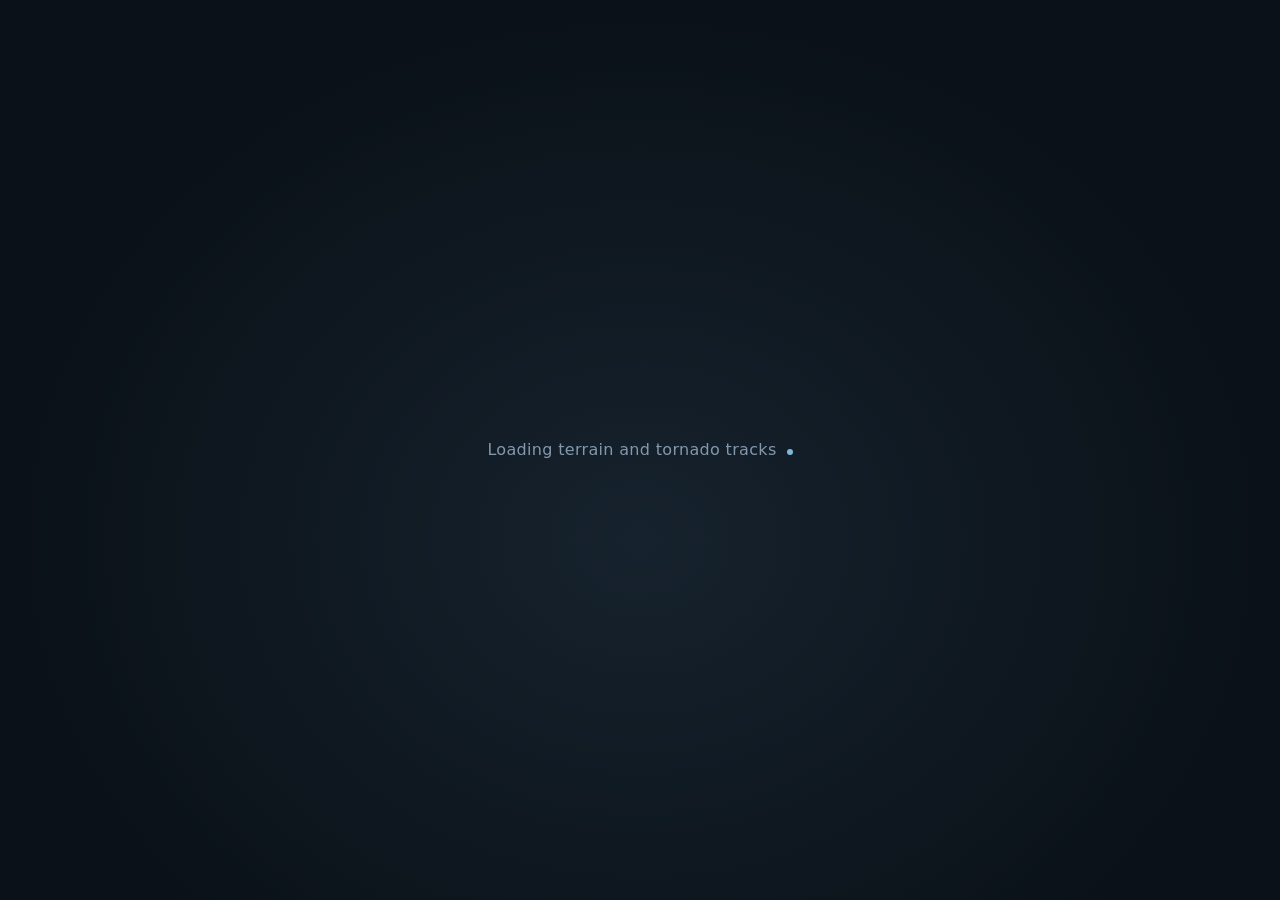
<file: index.html>
<!doctype html>
<html lang="en">
<head>
  <meta charset="utf-8">
  <meta name="viewport" content="width=device-width, initial-scale=1">
  <title>Twister Chaser</title>
  <meta http-equiv="refresh" content="0; url=web/index.html">
  <link rel="canonical" href="web/index.html">
</head>
<body style="background:#0a1118;color:#dce8f2;font-family:system-ui,sans-serif">
  <p>Opening <a href="web/index.html" style="color:#8fc8f0">Twister Chaser</a>.</p>
</body>
</html>
</file>
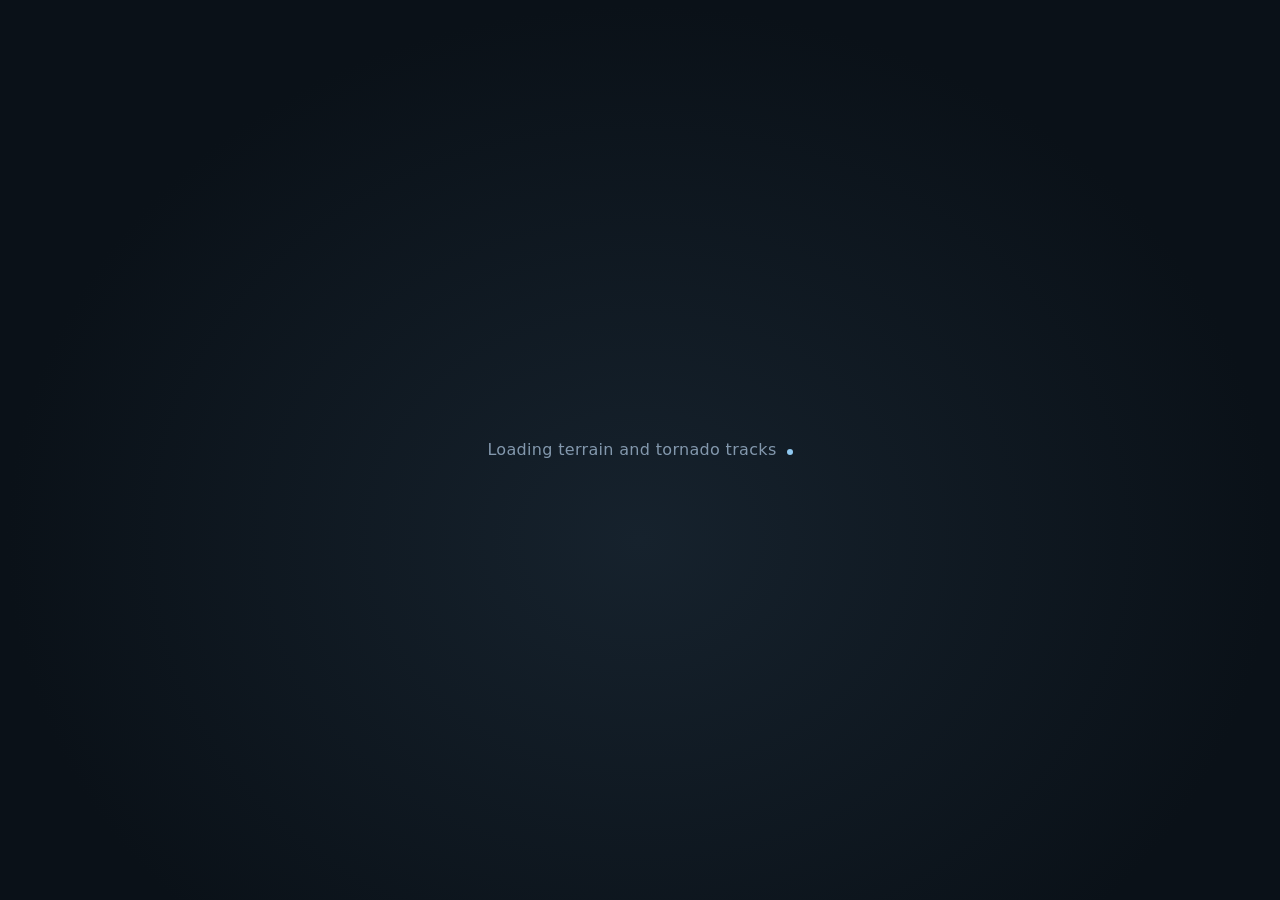
<file: web/index.html>
<!doctype html>
<html lang="en">
<head>
  <meta charset="utf-8">
  <meta name="viewport" content="width=device-width, initial-scale=1, viewport-fit=cover">
  <meta name="color-scheme" content="dark">
  <title>Twister Chaser</title>
  <meta name="description" content="Every surveyed US tornado of 2026 on a 3D terrain map, with playback of each tornado's path.">
  <link rel="stylesheet" href="vendor/maplibre/maplibre-gl.css">
  <link rel="stylesheet" href="css/app.css">
  <link rel="stylesheet" href="css/map.css">
</head>
<body data-view="3d">
  <div id="map" aria-label="Map of 2026 US tornado tracks"></div>

  <div id="intro" role="dialog" aria-label="The year in tracks" hidden>
    <canvas id="introCanvas" aria-hidden="true"></canvas>
    <h2 id="introTitle">The year in tracks</h2>
    <button id="introSkip" type="button">Skip</button>
    <div id="introFoot">
      <div id="introDate" aria-hidden="true"></div>
      <div id="introCount" aria-live="off"></div>
    </div>
    <p id="introSub"></p>
  </div>

  <div id="loading" role="status">
    <p id="loadingText">Loading terrain and tornado tracks</p>
  </div>

  <div id="left">
    <header id="brand" class="panel">
      <h1>Twister Chaser</h1>
      <p id="brandSub"></p>
      <ul id="legend" class="legend" aria-label="EF rating colors"></ul>
    </header>

    <section id="dock" class="panel" data-open="false" aria-label="Filters, top lists and stats">
      <nav id="dockTabs" role="tablist" aria-label="Panels">
        <button data-tab="filters" role="tab" aria-selected="false">Filters</button>
        <button data-tab="lists" role="tab" aria-selected="false">Top lists</button>
        <button data-tab="stats" role="tab" aria-selected="false">Stats</button>
        <button data-tab="famous" role="tab" aria-selected="false">Famous</button>
      </nav>
      <div id="dockBody" hidden>
        <div id="panelFilters" hidden></div>
        <div id="panelLists" hidden></div>
        <div id="panelStats" hidden></div>
        <div id="panelFamous" hidden></div>
        <p class="aboutlink"><a href="about.html">About this data, its limits and sources</a></p>
      </div>
    </section>
  </div>

  <div id="search" class="panel" role="search">
    <svg class="mag" viewBox="0 0 24 24" width="18" height="18" aria-hidden="true"><circle cx="10.5" cy="10.5" r="6.5" fill="none" stroke="currentColor" stroke-width="2"/><path d="M15.5 15.5L21 21" stroke="currentColor" stroke-width="2" stroke-linecap="round"/></svg>
    <input id="searchInput" type="search" role="combobox" aria-expanded="false" aria-controls="searchList" aria-label="Search" placeholder="Search a town, state or date" autocomplete="off" spellcheck="false">
    <button id="searchClear" aria-label="Clear search"><svg viewBox="0 0 24 24" width="16" height="16" aria-hidden="true"><path d="M6 6l12 12M18 6L6 18" fill="none" stroke="currentColor" stroke-width="2" stroke-linecap="round"/></svg></button>
    <ul id="searchList" role="listbox" hidden></ul>
  </div>

  <div id="tools" class="panel" role="toolbar" aria-label="Map controls">
    <button id="zoomIn" aria-label="Zoom in" title="Zoom in"><svg viewBox="0 0 24 24" width="20" height="20" aria-hidden="true"><path d="M12 5v14M5 12h14" stroke="currentColor" stroke-width="2.2" stroke-linecap="round"/></svg></button>
    <button id="zoomOut" aria-label="Zoom out" title="Zoom out"><svg viewBox="0 0 24 24" width="20" height="20" aria-hidden="true"><path d="M5 12h14" stroke="currentColor" stroke-width="2.2" stroke-linecap="round"/></svg></button>
    <button id="resetView" aria-label="Face north and reset the tilt" title="Face north and reset the tilt"><svg id="compass" viewBox="0 0 24 24" width="22" height="22" aria-hidden="true"><path d="M12 3l4 9h-8z" fill="#e0453a"/><path d="M12 21l-4-9h8z" fill="currentColor" opacity="0.7"/></svg></button>
    <button id="fitAll" aria-label="Fit every tornado in view" title="Fit every tornado in view"><svg viewBox="0 0 24 24" width="20" height="20" aria-hidden="true"><path d="M4 9V4h5M20 9V4h-5M4 15v5h5M20 15v5h-5" fill="none" stroke="currentColor" stroke-width="2" stroke-linecap="round" stroke-linejoin="round"/></svg></button>
    <button id="warnBtn" aria-label="Show tornado warning areas" aria-pressed="false" title="Show tornado warning areas"><svg viewBox="0 0 24 24" width="21" height="21" aria-hidden="true"><path d="M12 3.5L21.5 20h-19z" fill="none" stroke="currentColor" stroke-width="2" stroke-linejoin="round"/><path d="M12 10v5M12 17.4v.6" stroke="currentColor" stroke-width="2" stroke-linecap="round"/></svg></button>
    <button id="helpBtn" aria-label="How to move the map" aria-expanded="false" aria-controls="help" title="How to move the map">?</button>
    <span class="sep" aria-hidden="true"></span>
    <div id="viewToggle" role="group" aria-label="Map view">
      <button data-view="3d" aria-pressed="true">3D</button>
      <button data-view="flat" aria-pressed="false">Flat</button>
    </div>
  </div>

  <div id="help" class="panel" hidden>
    <h3>Moving the map</h3>
    <ul>
      <li><b>Move:</b> drag, or use the arrow keys.</li>
      <li><b>Zoom:</b> scroll, pinch, double-click, or the + and - keys.</li>
      <li><b>Tilt and turn:</b> right-drag or Ctrl-drag, or twist with two fingers. Shift with the arrow keys turns and tilts.</li>
      <li><b>Lost?</b> The compass faces north, the corners button fits every tornado.</li>
      <li><b>Warnings:</b> the triangle button (or the switch under Filters) shows tornado warning areas. A selected tornado always shows its own.</li>
      <li><b>Search:</b> press / to jump to the search box.</li>
    </ul>
  </div>

  <div id="tip" role="tooltip" hidden></div>

  <aside id="card" class="panel" aria-label="Tornado details" hidden>
    <button id="cardClose" class="close" aria-label="Close details">
      <svg viewBox="0 0 24 24" width="18" height="18" aria-hidden="true"><path d="M6 6l12 12M18 6L6 18" fill="none" stroke="currentColor" stroke-width="2" stroke-linecap="round"/></svg>
    </button>
    <header class="ro-head">
      <span id="cChip" class="chip" aria-label="EF rating"></span>
      <div class="ro-title">
        <h2 id="cName"></h2>
        <p id="cSub"></p>
      </div>
    </header>
    <p id="cNear" class="dim"></p>
    <dl id="cStats" class="stats card-stats"></dl>

    <h3>Human impact</h3>
    <p id="cImpact"></p>

    <div id="cCavWrap" hidden>
      <h3>Where sources differ</h3>
      <ul id="cCav" class="cav"></ul>
    </div>

    <h3>Tornado warning</h3>
    <div id="cWarn"></div>

    <details id="cNotesWrap">
      <summary>NWS survey notes</summary>
      <pre id="cNotes"></pre>
    </details>

    <div class="actions">
      <a id="cWatch" class="primary" href="playback.html">Watch</a>
      <p id="cWatchNote" class="dim"></p>
    </div>
    <p id="cSrc" class="src"></p>
  </aside>

  <section id="timeline" class="panel" aria-label="Timeline">
    <div class="tl-head">
      <h2>Timeline</h2>
      <output id="tlRange"></output>
      <button id="tlFull" class="link" hidden>Full year</button>
      <button id="tlReplay" class="ghost" aria-pressed="false">Replay the year</button>
    </div>
    <div id="tlWrap">
      <canvas id="tlCanvas" aria-label="Tornadoes per day"></canvas>
      <div id="tlBand"></div>
      <div id="tlHandleL" class="tl-h" role="slider" tabindex="0" aria-label="First day shown" aria-valuemin="0"></div>
      <div id="tlHandleR" class="tl-h" role="slider" tabindex="0" aria-label="Last day shown" aria-valuemin="0"></div>
    </div>
    <p class="tl-note">Bar height is tornadoes that day. Bar color is the strongest rating that day. Drag to choose dates, double-click to clear.</p>
  </section>

  <script type="module" src="js/app.js"></script>
</body>
</html>
</file>
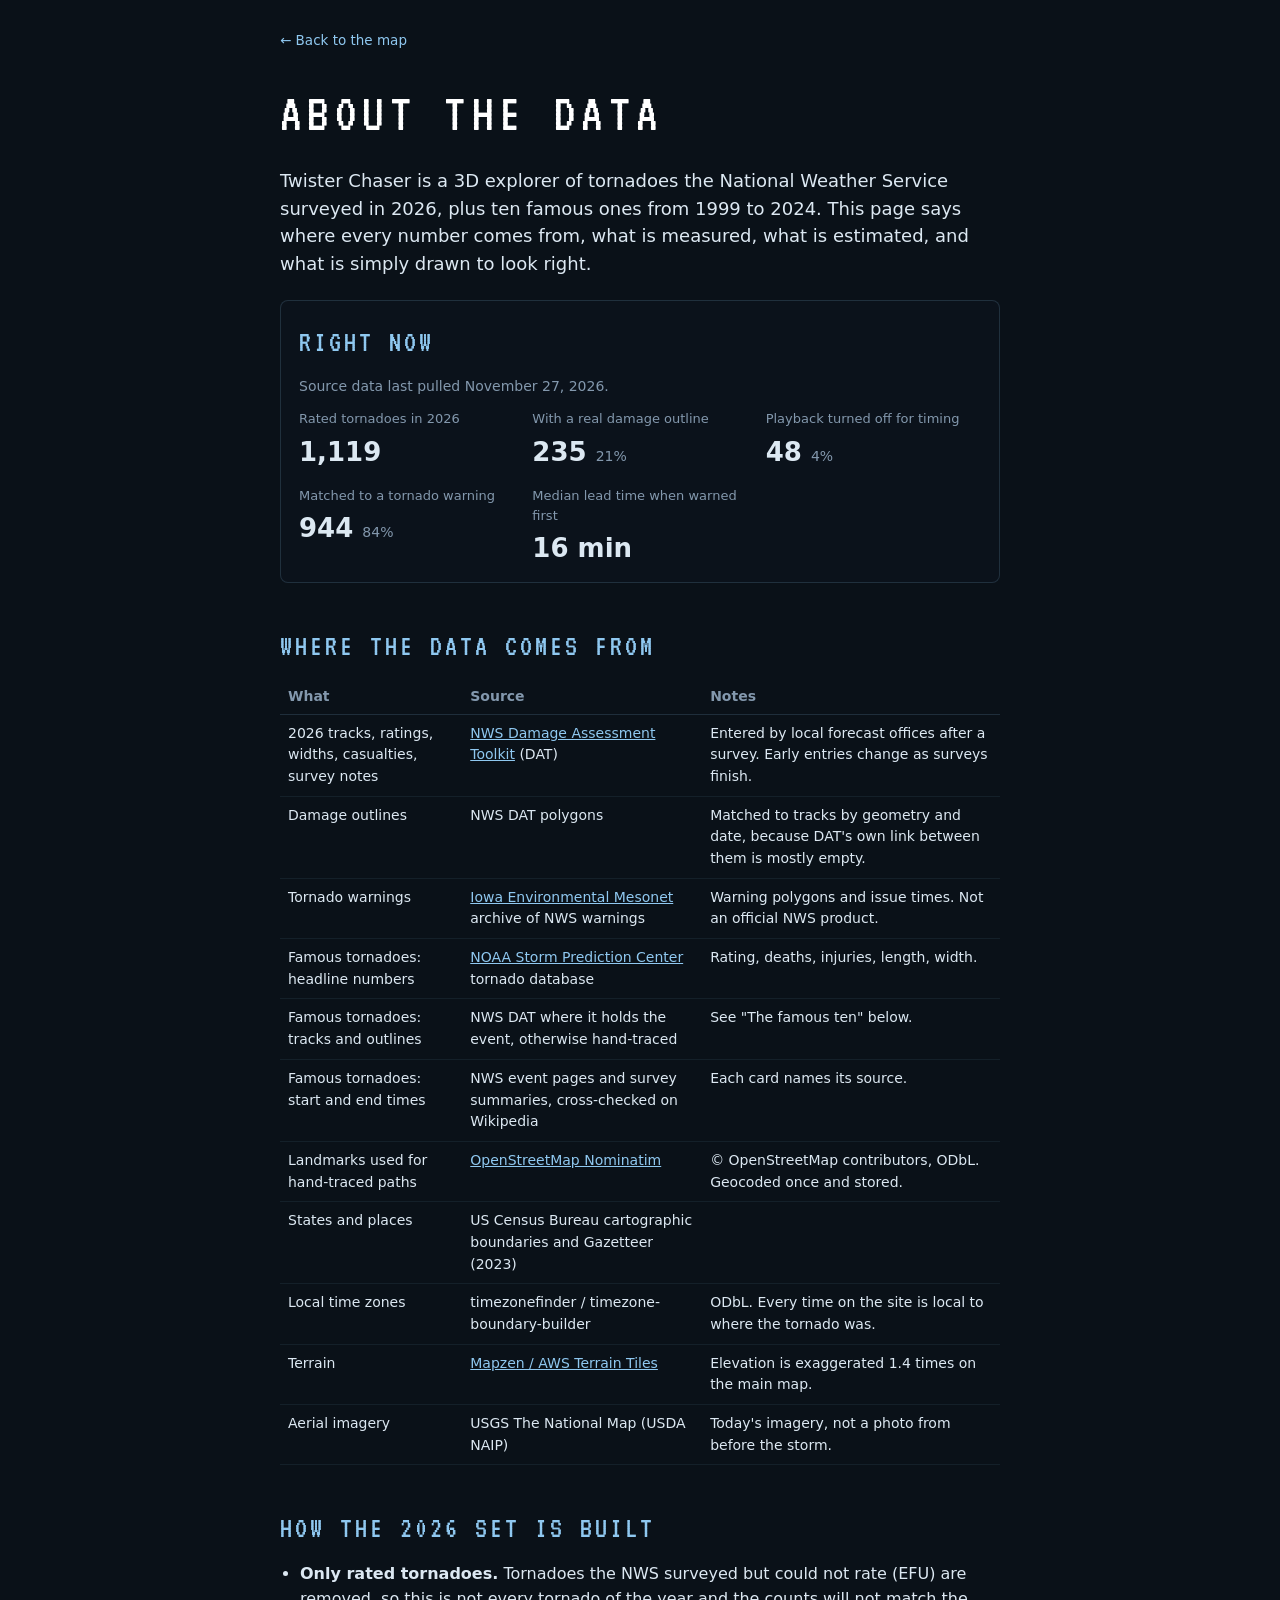
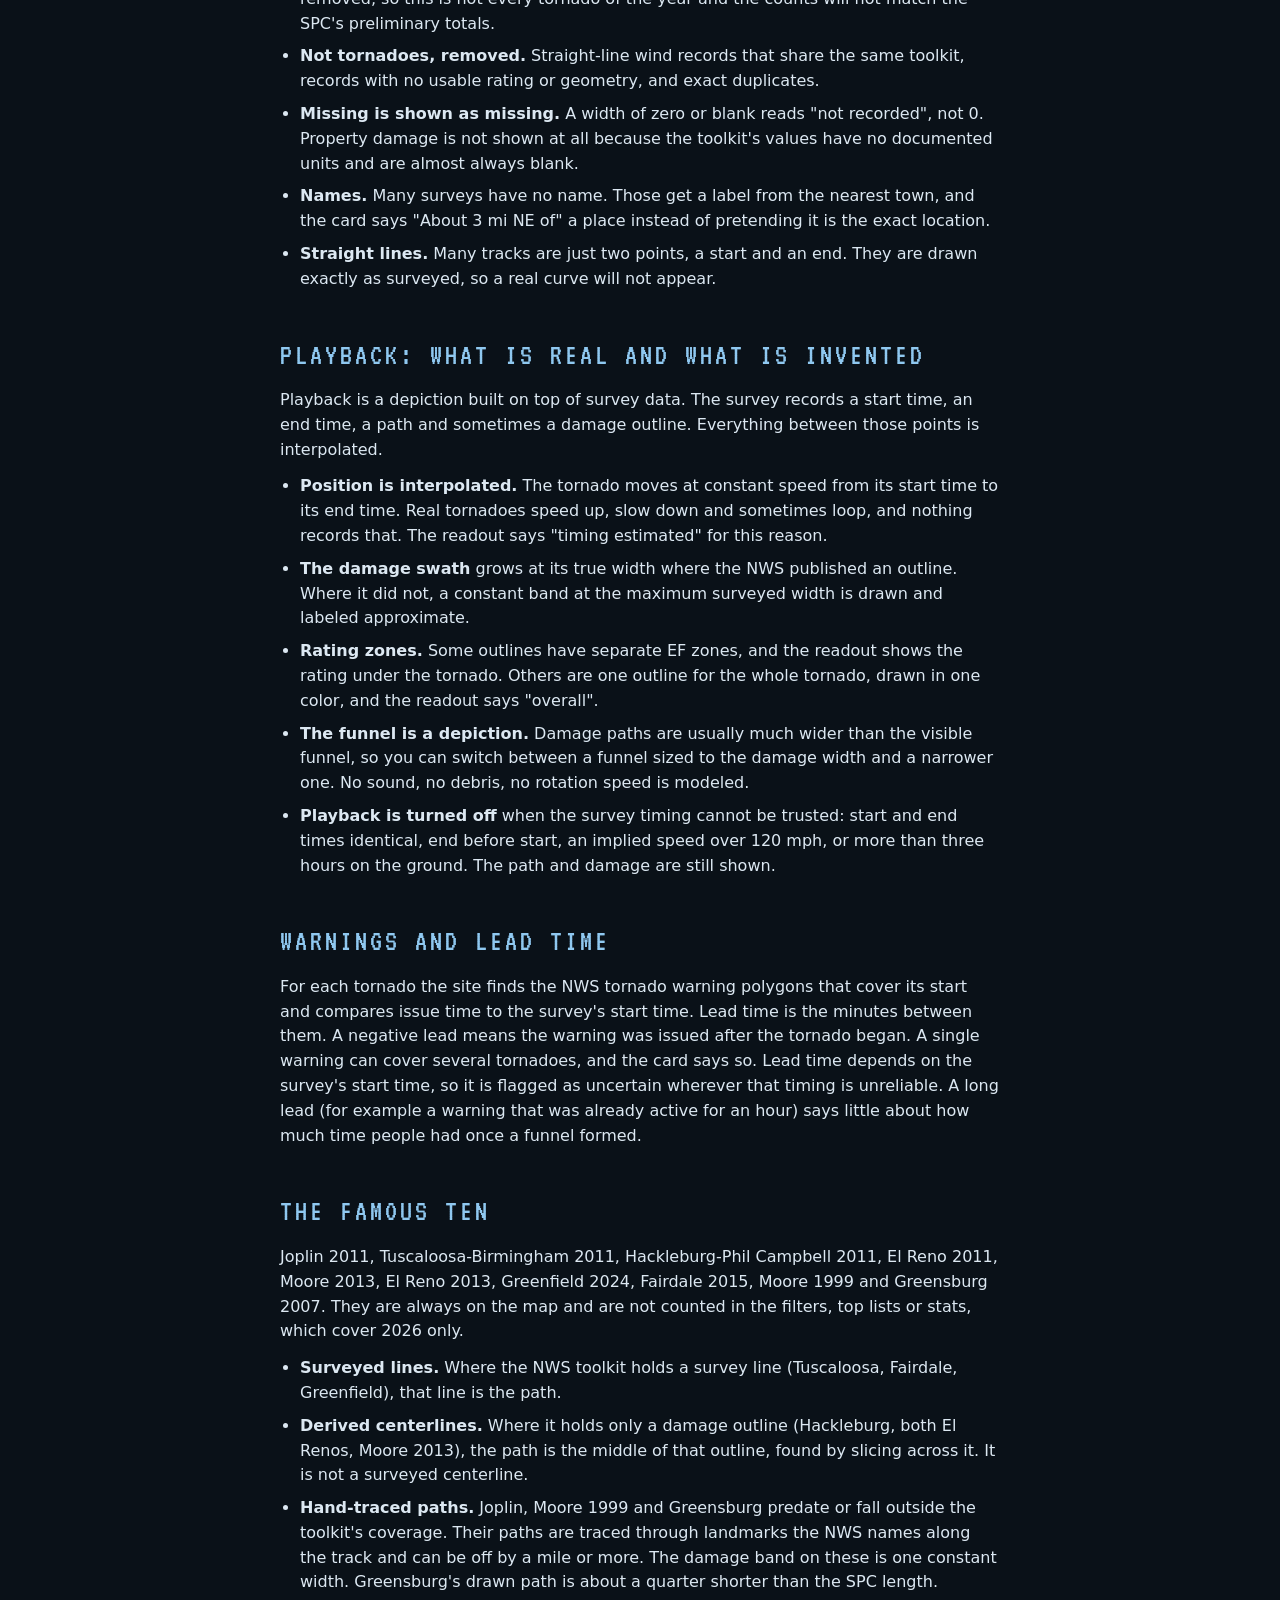
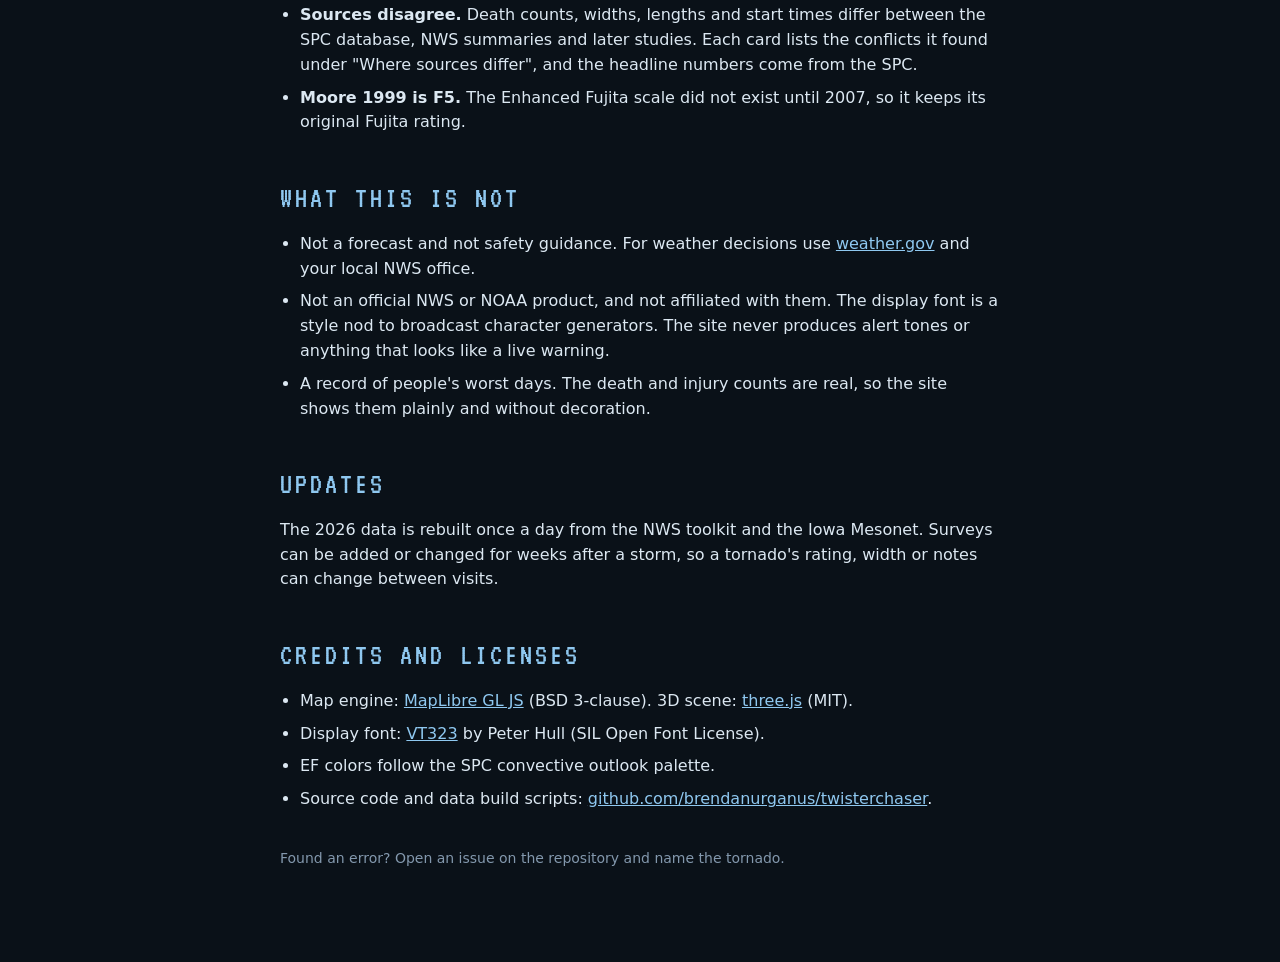
<file: web/about.html>
<!doctype html>
<html lang="en">
<head>
  <meta charset="utf-8">
  <meta name="viewport" content="width=device-width, initial-scale=1, viewport-fit=cover">
  <meta name="color-scheme" content="dark">
  <title>Twister Chaser: about the data</title>
  <meta name="description" content="Where Twister Chaser's tornado data comes from, how it is cleaned, what playback invents, and where the sources disagree.">
  <link rel="stylesheet" href="css/app.css">
  <link rel="stylesheet" href="css/about.css">
</head>
<body class="doc">
  <main>
    <a class="link back" href="index.html">&larr; Back to the map</a>
    <h1>About the data</h1>
    <p class="lede">Twister Chaser is a 3D explorer of tornadoes the National Weather Service surveyed in 2026, plus ten famous ones from 1999 to 2024. This page says where every number comes from, what is measured, what is estimated, and what is simply drawn to look right.</p>

    <section id="live" class="now" aria-label="Current numbers"><p class="dim">Loading current numbers.</p></section>

    <h2>Where the data comes from</h2>
    <table class="src">
      <thead><tr><th>What</th><th>Source</th><th>Notes</th></tr></thead>
      <tbody>
        <tr><td>2026 tracks, ratings, widths, casualties, survey notes</td><td><a href="https://apps.dat.noaa.gov/StormDamage/DamageViewer/" rel="noopener">NWS Damage Assessment Toolkit</a> (DAT)</td><td>Entered by local forecast offices after a survey. Early entries change as surveys finish.</td></tr>
        <tr><td>Damage outlines</td><td>NWS DAT polygons</td><td>Matched to tracks by geometry and date, because DAT's own link between them is mostly empty.</td></tr>
        <tr><td>Tornado warnings</td><td><a href="https://mesonet.agron.iastate.edu/" rel="noopener">Iowa Environmental Mesonet</a> archive of NWS warnings</td><td>Warning polygons and issue times. Not an official NWS product.</td></tr>
        <tr><td>Famous tornadoes: headline numbers</td><td><a href="https://www.spc.noaa.gov/wcm/" rel="noopener">NOAA Storm Prediction Center</a> tornado database</td><td>Rating, deaths, injuries, length, width.</td></tr>
        <tr><td>Famous tornadoes: tracks and outlines</td><td>NWS DAT where it holds the event, otherwise hand-traced</td><td>See "The famous ten" below.</td></tr>
        <tr><td>Famous tornadoes: start and end times</td><td>NWS event pages and survey summaries, cross-checked on Wikipedia</td><td>Each card names its source.</td></tr>
        <tr><td>Landmarks used for hand-traced paths</td><td><a href="https://nominatim.org/" rel="noopener">OpenStreetMap Nominatim</a></td><td>© OpenStreetMap contributors, ODbL. Geocoded once and stored.</td></tr>
        <tr><td>States and places</td><td>US Census Bureau cartographic boundaries and Gazetteer (2023)</td><td></td></tr>
        <tr><td>Local time zones</td><td>timezonefinder / timezone-boundary-builder</td><td>ODbL. Every time on the site is local to where the tornado was.</td></tr>
        <tr><td>Terrain</td><td><a href="https://registry.opendata.aws/terrain-tiles/" rel="noopener">Mapzen / AWS Terrain Tiles</a></td><td>Elevation is exaggerated 1.4 times on the main map.</td></tr>
        <tr><td>Aerial imagery</td><td>USGS The National Map (USDA NAIP)</td><td>Today's imagery, not a photo from before the storm.</td></tr>
      </tbody>
    </table>

    <h2>How the 2026 set is built</h2>
    <ul>
      <li><b>Only rated tornadoes.</b> Tornadoes the NWS surveyed but could not rate (EFU) are removed, so this is not every tornado of the year and the counts will not match the SPC's preliminary totals.</li>
      <li><b>Not tornadoes, removed.</b> Straight-line wind records that share the same toolkit, records with no usable rating or geometry, and exact duplicates.</li>
      <li><b>Missing is shown as missing.</b> A width of zero or blank reads "not recorded", not 0. Property damage is not shown at all because the toolkit's values have no documented units and are almost always blank.</li>
      <li><b>Names.</b> Many surveys have no name. Those get a label from the nearest town, and the card says "About 3 mi NE of" a place instead of pretending it is the exact location.</li>
      <li><b>Straight lines.</b> Many tracks are just two points, a start and an end. They are drawn exactly as surveyed, so a real curve will not appear.</li>
    </ul>

    <h2>Playback: what is real and what is invented</h2>
    <p>Playback is a depiction built on top of survey data. The survey records a start time, an end time, a path and sometimes a damage outline. Everything between those points is interpolated.</p>
    <ul>
      <li><b>Position is interpolated.</b> The tornado moves at constant speed from its start time to its end time. Real tornadoes speed up, slow down and sometimes loop, and nothing records that. The readout says "timing estimated" for this reason.</li>
      <li><b>The damage swath</b> grows at its true width where the NWS published an outline. Where it did not, a constant band at the maximum surveyed width is drawn and labeled approximate.</li>
      <li><b>Rating zones.</b> Some outlines have separate EF zones, and the readout shows the rating under the tornado. Others are one outline for the whole tornado, drawn in one color, and the readout says "overall".</li>
      <li><b>The funnel is a depiction.</b> Damage paths are usually much wider than the visible funnel, so you can switch between a funnel sized to the damage width and a narrower one. No sound, no debris, no rotation speed is modeled.</li>
      <li><b>Playback is turned off</b> when the survey timing cannot be trusted: start and end times identical, end before start, an implied speed over 120 mph, or more than three hours on the ground. The path and damage are still shown.</li>
    </ul>

    <h2>Warnings and lead time</h2>
    <p>For each tornado the site finds the NWS tornado warning polygons that cover its start and compares issue time to the survey's start time. Lead time is the minutes between them. A negative lead means the warning was issued after the tornado began. A single warning can cover several tornadoes, and the card says so. Lead time depends on the survey's start time, so it is flagged as uncertain wherever that timing is unreliable. A long lead (for example a warning that was already active for an hour) says little about how much time people had once a funnel formed.</p>

    <h2>The famous ten</h2>
    <p>Joplin 2011, Tuscaloosa-Birmingham 2011, Hackleburg-Phil Campbell 2011, El Reno 2011, Moore 2013, El Reno 2013, Greenfield 2024, Fairdale 2015, Moore 1999 and Greensburg 2007. They are always on the map and are not counted in the filters, top lists or stats, which cover 2026 only.</p>
    <ul>
      <li><b>Surveyed lines.</b> Where the NWS toolkit holds a survey line (Tuscaloosa, Fairdale, Greenfield), that line is the path.</li>
      <li><b>Derived centerlines.</b> Where it holds only a damage outline (Hackleburg, both El Renos, Moore 2013), the path is the middle of that outline, found by slicing across it. It is not a surveyed centerline.</li>
      <li><b>Hand-traced paths.</b> Joplin, Moore 1999 and Greensburg predate or fall outside the toolkit's coverage. Their paths are traced through landmarks the NWS names along the track and can be off by a mile or more. The damage band on these is one constant width. Greensburg's drawn path is about a quarter shorter than the SPC length.</li>
      <li><b>Sources disagree.</b> Death counts, widths, lengths and start times differ between the SPC database, NWS summaries and later studies. Each card lists the conflicts it found under "Where sources differ", and the headline numbers come from the SPC.</li>
      <li><b>Moore 1999 is F5.</b> The Enhanced Fujita scale did not exist until 2007, so it keeps its original Fujita rating.</li>
    </ul>

    <h2>What this is not</h2>
    <ul>
      <li>Not a forecast and not safety guidance. For weather decisions use <a href="https://www.weather.gov/" rel="noopener">weather.gov</a> and your local NWS office.</li>
      <li>Not an official NWS or NOAA product, and not affiliated with them. The display font is a style nod to broadcast character generators. The site never produces alert tones or anything that looks like a live warning.</li>
      <li>A record of people's worst days. The death and injury counts are real, so the site shows them plainly and without decoration.</li>
    </ul>

    <h2>Updates</h2>
    <p id="updates">The 2026 data is rebuilt once a day from the NWS toolkit and the Iowa Mesonet. Surveys can be added or changed for weeks after a storm, so a tornado's rating, width or notes can change between visits.</p>

    <h2>Credits and licenses</h2>
    <ul>
      <li>Map engine: <a href="https://maplibre.org/" rel="noopener">MapLibre GL JS</a> (BSD 3-clause). 3D scene: <a href="https://threejs.org/" rel="noopener">three.js</a> (MIT).</li>
      <li>Display font: <a href="https://fonts.google.com/specimen/VT323" rel="noopener">VT323</a> by Peter Hull (SIL Open Font License).</li>
      <li>EF colors follow the SPC convective outlook palette.</li>
      <li>Source code and data build scripts: <a href="https://github.com/brendanurganus/twisterchaser" rel="noopener">github.com/brendanurganus/twisterchaser</a>.</li>
    </ul>
    <p class="dim end">Found an error? Open an issue on the repository and name the tornado.</p>
  </main>
  <script type="module" src="js/about.js"></script>
</body>
</html>
</file>
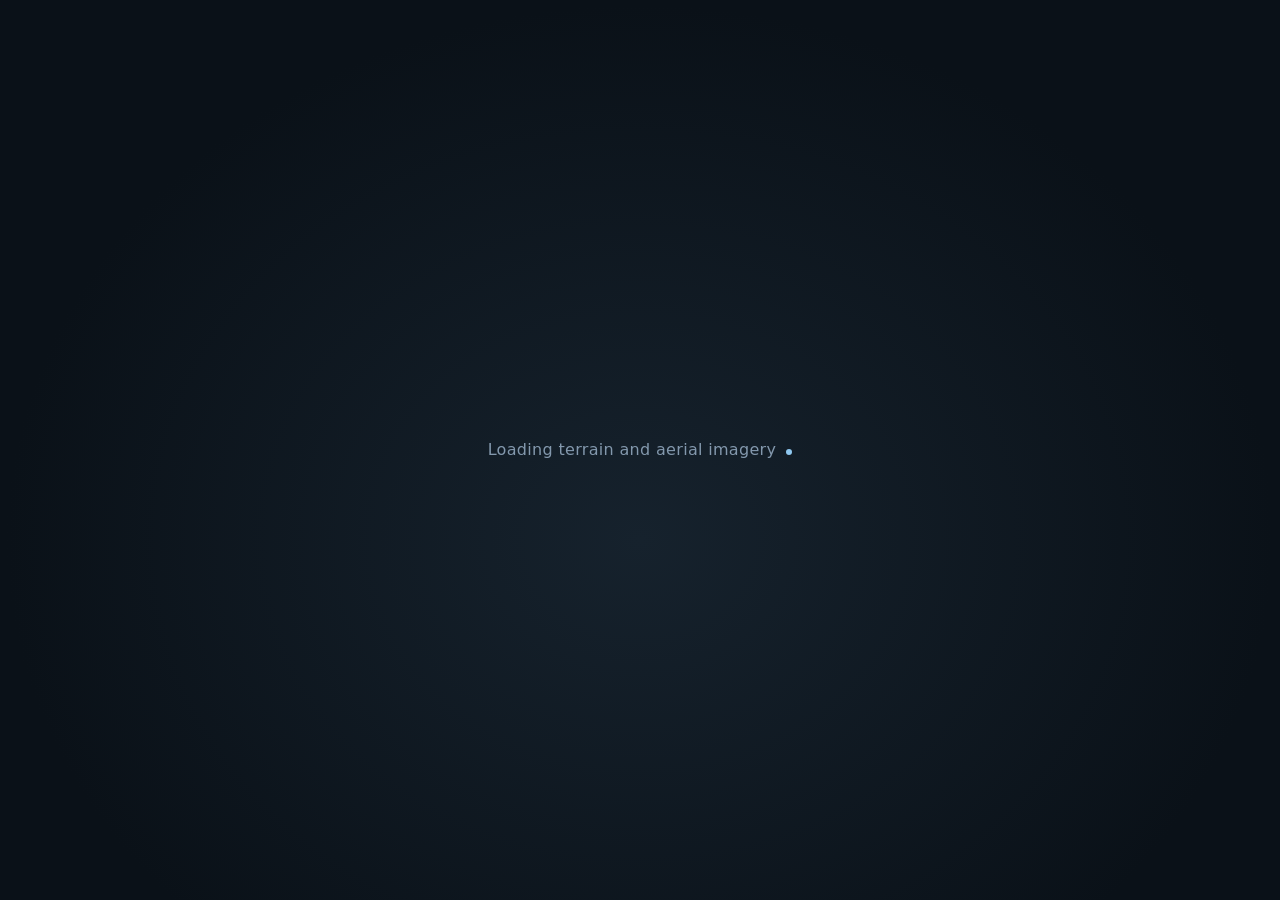
<file: web/playback.html>
<!doctype html>
<html lang="en">
<head>
  <meta charset="utf-8">
  <meta name="viewport" content="width=device-width, initial-scale=1, viewport-fit=cover">
  <meta name="color-scheme" content="dark">
  <title>Twister Chaser: playback</title>
  <link rel="stylesheet" href="vendor/maplibre/maplibre-gl.css">
  <link rel="stylesheet" href="css/app.css">
</head>
<body>
  <div id="map" aria-label="3D terrain map of the tornado path"></div>

  <div id="loading" role="status">
    <p id="loadingText">Loading terrain and aerial imagery</p>
  </div>

  <!-- Readout: always visible, expands for detail -->
  <section id="readout" class="panel" aria-label="Tornado readout">
    <a id="backToMap" class="link back" href="index.html">&larr; All tornadoes</a>
    <header class="ro-head">
      <span id="efChip" class="chip" aria-label="EF rating"></span>
      <div class="ro-title">
        <h1 id="tName"></h1>
        <p id="tSub"></p>
      </div>
    </header>
    <dl class="stats" id="stats">
      <div><dt>Local time</dt><dd id="sTime">&nbsp;</dd></div>
      <div><dt>Distance</dt><dd id="sDist">&nbsp;</dd></div>
      <div><dt>Width now</dt><dd id="sWidth">&nbsp;</dd></div>
      <div><dt>Rating now</dt><dd id="sEF">&nbsp;</dd></div>
    </dl>
    <button id="moreBtn" class="link" aria-expanded="false" aria-controls="more">More detail</button>
    <div id="more" hidden>
      <canvas id="mini" width="640" height="360" aria-label="Mini-map of the path, damage swath and warning area"></canvas>
      <h2>Tornado warning</h2>
      <div id="warnBox"></div>
      <h2 data-notes-title>NWS survey notes</h2>
      <pre id="notes"></pre>
      <h2>How this is drawn</h2>
      <ul id="honesty"></ul>
      <p class="keys"><a href="about.html">More on sources and limits</a>. Keys: space plays or pauses, C changes camera, S changes speed, R restarts, O returns to the overview.</p>
    </div>
  </section>

  <!-- Camera and funnel controls -->
  <nav id="rail" class="panel" aria-label="View controls" hidden>
    <div id="camGroup" role="group" aria-label="Camera"></div>
    <div class="rule"></div>
    <div id="funnelGroup" role="group" aria-label="Funnel size">
      <button data-funnel="damage" aria-pressed="true">Sized to damage width</button>
      <button data-funnel="realistic" aria-pressed="false">Realistic funnel size</button>
      <p id="funnelNote">Depiction</p>
    </div>
    <div class="rule"></div>
    <button id="btnOverview" class="plain">Back to overview</button>
  </nav>

  <!-- Overview card: shown before playback -->
  <section id="overviewCard" class="panel" aria-label="Tornado summary">
    <ul id="facts" class="facts"></ul>
    <p id="ovNote"></p>
    <button id="btnWatch" class="primary">Play</button>
  </section>

  <!-- Transport: shown during playback -->
  <footer id="transport" class="panel" hidden>
    <div class="tr-row">
      <button id="btnRestart" class="icon" aria-label="Restart">
        <svg viewBox="0 0 24 24" width="20" height="20" aria-hidden="true"><path d="M6 5v14M19 5.5v13L9 12z" fill="none" stroke="currentColor" stroke-width="2" stroke-linejoin="round" stroke-linecap="round"/></svg>
      </button>
      <button id="btnPlay" class="icon big" aria-label="Pause">
        <svg id="icPause" viewBox="0 0 24 24" width="22" height="22" aria-hidden="true"><path d="M8 5v14M16 5v14" fill="none" stroke="currentColor" stroke-width="3" stroke-linecap="round"/></svg>
        <svg id="icPlay" viewBox="0 0 24 24" width="22" height="22" aria-hidden="true" hidden><path d="M8 5.5v13l11-6.5z" fill="currentColor"/></svg>
      </button>
      <div id="speeds" role="group" aria-label="Playback speed">
        <button data-speed="1" aria-pressed="true">1x</button>
        <button data-speed="10" aria-pressed="false">10x</button>
        <button data-speed="60" aria-pressed="false">60x</button>
      </div>
      <output id="elapsed" aria-live="off">0:00 / 0:00</output>
    </div>
    <div id="scrub">
      <div id="scrubTrack"></div>
      <div id="warnBand" hidden></div>
      <div id="scrubFill"></div>
      <div id="warnTick" hidden></div>
      <input id="scrubInput" type="range" min="0" max="1000" value="0" aria-label="Position in the tornado's life">
    </div>
    <p id="scrubCaption"></p>
    <ul id="tags" class="tags"></ul>
  </footer>

  <script type="module" src="js/playback.js"></script>
</body>
</html>
</file>
<file: web/vendor/maplibre/maplibre-gl.css>
.maplibregl-map{font:12px/20px Helvetica Neue,Arial,Helvetica,sans-serif;overflow:hidden;position:relative;-webkit-tap-highlight-color:rgb(0 0 0/0);-webkit-touch-callout:none}.maplibregl-canvas{position:absolute;left:0;top:0}.maplibregl-map:fullscreen{width:100%;height:100%}.maplibregl-ctrl-group button.maplibregl-ctrl-compass{touch-action:none}.maplibregl-canvas-container.maplibregl-interactive,.maplibregl-ctrl-group button.maplibregl-ctrl-compass{cursor:grab;-webkit-user-select:none;-moz-user-select:none;user-select:none}.maplibregl-canvas-container.maplibregl-interactive.maplibregl-track-pointer{cursor:pointer}.maplibregl-canvas-container.maplibregl-interactive:active,.maplibregl-ctrl-group button.maplibregl-ctrl-compass:active{cursor:grabbing}.maplibregl-canvas-container.maplibregl-touch-zoom-rotate,.maplibregl-canvas-container.maplibregl-touch-zoom-rotate .maplibregl-canvas{touch-action:pan-x pan-y}.maplibregl-canvas-container.maplibregl-touch-drag-pan,.maplibregl-canvas-container.maplibregl-touch-drag-pan .maplibregl-canvas{touch-action:pinch-zoom}.maplibregl-canvas-container.maplibregl-touch-zoom-rotate.maplibregl-touch-drag-pan,.maplibregl-canvas-container.maplibregl-touch-zoom-rotate.maplibregl-touch-drag-pan .maplibregl-canvas{touch-action:none}.maplibregl-canvas-container.maplibregl-touch-drag-pan.maplibregl-cooperative-gestures,.maplibregl-canvas-container.maplibregl-touch-drag-pan.maplibregl-cooperative-gestures .maplibregl-canvas{touch-action:pan-x pan-y}.maplibregl-ctrl-bottom-left,.maplibregl-ctrl-bottom-right,.maplibregl-ctrl-top-left,.maplibregl-ctrl-top-right{position:absolute;pointer-events:none;z-index:2}.maplibregl-ctrl-top-left{top:0;left:0}.maplibregl-ctrl-top-right{top:0;right:0}.maplibregl-ctrl-bottom-left{bottom:0;left:0}.maplibregl-ctrl-bottom-right{right:0;bottom:0}.maplibregl-ctrl{clear:both;pointer-events:auto;transform:translate(0)}.maplibregl-ctrl-top-left .maplibregl-ctrl{margin:10px 0 0 10px;float:left}.maplibregl-ctrl-top-right .maplibregl-ctrl{margin:10px 10px 0 0;float:right}.maplibregl-ctrl-bottom-left .maplibregl-ctrl{margin:0 0 10px 10px;float:left}.maplibregl-ctrl-bottom-right .maplibregl-ctrl{margin:0 10px 10px 0;float:right}.maplibregl-ctrl-group{border-radius:4px;background:#fff}.maplibregl-ctrl-group:not(:empty){box-shadow:0 0 0 2px rgba(0,0,0,.1)}.maplibregl-ctrl-group button{width:29px;height:29px;display:block;padding:0;outline:none;border:0;box-sizing:border-box;background-color:transparent;cursor:pointer}.maplibregl-ctrl button{-webkit-user-select:none;-moz-user-select:none;user-select:none}.maplibregl-ctrl-group button+button{border-top:1px solid #ddd}.maplibregl-ctrl button .maplibregl-ctrl-icon{display:block;width:100%;height:100%;background-repeat:no-repeat;background-position:50%}@media(forced-colors:active){.maplibregl-ctrl-group:not(:empty){box-shadow:0 0 0 2px ButtonText}.maplibregl-ctrl-icon{background-color:transparent}.maplibregl-ctrl-group button+button{border-top:1px solid buttontext}}.maplibregl-ctrl button::-moz-focus-inner{border:0;padding:0}.maplibregl-ctrl-attrib-button:focus,.maplibregl-ctrl-group button:focus{box-shadow:0 0 2px 2px #0096ff}.maplibregl-ctrl button:disabled{cursor:not-allowed}.maplibregl-ctrl button:disabled .maplibregl-ctrl-icon{opacity:.25}@media(hover:hover){.maplibregl-ctrl button:not(:disabled):hover{background-color:rgba(0,0,0,.05)}}.maplibregl-ctrl button:not(:disabled):active{background-color:rgba(0,0,0,.05)}.maplibregl-ctrl-group button:focus:focus-visible{box-shadow:0 0 2px 2px #0096ff}.maplibregl-ctrl-group button:focus:not(:focus-visible){box-shadow:none}.maplibregl-ctrl-group button:focus:first-child{border-radius:4px 4px 0 0}.maplibregl-ctrl-group button:focus:last-child{border-radius:0 0 4px 4px}.maplibregl-ctrl-group button:focus:only-child{border-radius:inherit}.maplibregl-ctrl button.maplibregl-ctrl-zoom-out .maplibregl-ctrl-icon{background-image:url("data:image/svg+xml;charset=utf-8,%3Csvg xmlns='http://www.w3.org/2000/svg' width='29' height='29' viewBox='0 0 29 29' fill='%23333'%3E %3Cpath d='M10 13c-.75 0-1.5.75-1.5 1.5S9.25 16 10 16h9c.75 0 1.5-.75 1.5-1.5S19.75 13 19 13z'/%3E %3C/svg%3E")}.maplibregl-ctrl button.maplibregl-ctrl-zoom-in .maplibregl-ctrl-icon{background-image:url("data:image/svg+xml;charset=utf-8,%3Csvg xmlns='http://www.w3.org/2000/svg' width='29' height='29' viewBox='0 0 29 29' fill='%23333'%3E %3Cpath d='M14.5 8.5c-.75 0-1.5.75-1.5 1.5v3h-3c-.75 0-1.5.75-1.5 1.5S9.25 16 10 16h3v3c0 .75.75 1.5 1.5 1.5S16 19.75 16 19v-3h3c.75 0 1.5-.75 1.5-1.5S19.75 13 19 13h-3v-3c0-.75-.75-1.5-1.5-1.5'/%3E %3C/svg%3E")}@media(forced-colors:active){.maplibregl-ctrl button.maplibregl-ctrl-zoom-out .maplibregl-ctrl-icon{background-image:url("data:image/svg+xml;charset=utf-8,%3Csvg xmlns='http://www.w3.org/2000/svg' width='29' height='29' viewBox='0 0 29 29' fill='%23fff'%3E %3Cpath d='M10 13c-.75 0-1.5.75-1.5 1.5S9.25 16 10 16h9c.75 0 1.5-.75 1.5-1.5S19.75 13 19 13z'/%3E %3C/svg%3E")}.maplibregl-ctrl button.maplibregl-ctrl-zoom-in .maplibregl-ctrl-icon{background-image:url("data:image/svg+xml;charset=utf-8,%3Csvg xmlns='http://www.w3.org/2000/svg' width='29' height='29' viewBox='0 0 29 29' fill='%23fff'%3E %3Cpath d='M14.5 8.5c-.75 0-1.5.75-1.5 1.5v3h-3c-.75 0-1.5.75-1.5 1.5S9.25 16 10 16h3v3c0 .75.75 1.5 1.5 1.5S16 19.75 16 19v-3h3c.75 0 1.5-.75 1.5-1.5S19.75 13 19 13h-3v-3c0-.75-.75-1.5-1.5-1.5'/%3E %3C/svg%3E")}}@media(forced-colors:active) and (prefers-color-scheme:light){.maplibregl-ctrl button.maplibregl-ctrl-zoom-out .maplibregl-ctrl-icon{background-image:url("data:image/svg+xml;charset=utf-8,%3Csvg xmlns='http://www.w3.org/2000/svg' width='29' height='29' viewBox='0 0 29 29' fill='%23000'%3E %3Cpath d='M10 13c-.75 0-1.5.75-1.5 1.5S9.25 16 10 16h9c.75 0 1.5-.75 1.5-1.5S19.75 13 19 13z'/%3E %3C/svg%3E")}.maplibregl-ctrl button.maplibregl-ctrl-zoom-in .maplibregl-ctrl-icon{background-image:url("data:image/svg+xml;charset=utf-8,%3Csvg xmlns='http://www.w3.org/2000/svg' width='29' height='29' viewBox='0 0 29 29' fill='%23000'%3E %3Cpath d='M14.5 8.5c-.75 0-1.5.75-1.5 1.5v3h-3c-.75 0-1.5.75-1.5 1.5S9.25 16 10 16h3v3c0 .75.75 1.5 1.5 1.5S16 19.75 16 19v-3h3c.75 0 1.5-.75 1.5-1.5S19.75 13 19 13h-3v-3c0-.75-.75-1.5-1.5-1.5'/%3E %3C/svg%3E")}}.maplibregl-ctrl button.maplibregl-ctrl-fullscreen .maplibregl-ctrl-icon{background-image:url("data:image/svg+xml;charset=utf-8,%3Csvg xmlns='http://www.w3.org/2000/svg' width='29' height='29' viewBox='0 0 29 29' fill='%23333'%3E %3Cpath d='M24 16v5.5c0 1.75-.75 2.5-2.5 2.5H16v-1l3-1.5-4-5.5 1-1 5.5 4 1.5-3zM6 16l1.5 3 5.5-4 1 1-4 5.5 3 1.5v1H7.5C5.75 24 5 23.25 5 21.5V16zm7-11v1l-3 1.5 4 5.5-1 1-5.5-4L6 13H5V7.5C5 5.75 5.75 5 7.5 5zm11 2.5c0-1.75-.75-2.5-2.5-2.5H16v1l3 1.5-4 5.5 1 1 5.5-4 1.5 3h1z'/%3E %3C/svg%3E")}.maplibregl-ctrl button.maplibregl-ctrl-shrink .maplibregl-ctrl-icon{background-image:url("data:image/svg+xml;charset=utf-8,%3Csvg xmlns='http://www.w3.org/2000/svg' width='29' height='29' viewBox='0 0 29 29'%3E %3Cpath d='M18.5 16c-1.75 0-2.5.75-2.5 2.5V24h1l1.5-3 5.5 4 1-1-4-5.5 3-1.5v-1zM13 18.5c0-1.75-.75-2.5-2.5-2.5H5v1l3 1.5L4 24l1 1 5.5-4 1.5 3h1zm3-8c0 1.75.75 2.5 2.5 2.5H24v-1l-3-1.5L25 5l-1-1-5.5 4L17 5h-1zM10.5 13c1.75 0 2.5-.75 2.5-2.5V5h-1l-1.5 3L5 4 4 5l4 5.5L5 12v1z'/%3E %3C/svg%3E")}@media(forced-colors:active){.maplibregl-ctrl button.maplibregl-ctrl-fullscreen .maplibregl-ctrl-icon{background-image:url("data:image/svg+xml;charset=utf-8,%3Csvg xmlns='http://www.w3.org/2000/svg' width='29' height='29' viewBox='0 0 29 29' fill='%23fff'%3E %3Cpath d='M24 16v5.5c0 1.75-.75 2.5-2.5 2.5H16v-1l3-1.5-4-5.5 1-1 5.5 4 1.5-3zM6 16l1.5 3 5.5-4 1 1-4 5.5 3 1.5v1H7.5C5.75 24 5 23.25 5 21.5V16zm7-11v1l-3 1.5 4 5.5-1 1-5.5-4L6 13H5V7.5C5 5.75 5.75 5 7.5 5zm11 2.5c0-1.75-.75-2.5-2.5-2.5H16v1l3 1.5-4 5.5 1 1 5.5-4 1.5 3h1z'/%3E %3C/svg%3E")}.maplibregl-ctrl button.maplibregl-ctrl-shrink .maplibregl-ctrl-icon{background-image:url("data:image/svg+xml;charset=utf-8,%3Csvg xmlns='http://www.w3.org/2000/svg' width='29' height='29' viewBox='0 0 29 29' fill='%23fff'%3E %3Cpath d='M18.5 16c-1.75 0-2.5.75-2.5 2.5V24h1l1.5-3 5.5 4 1-1-4-5.5 3-1.5v-1zM13 18.5c0-1.75-.75-2.5-2.5-2.5H5v1l3 1.5L4 24l1 1 5.5-4 1.5 3h1zm3-8c0 1.75.75 2.5 2.5 2.5H24v-1l-3-1.5L25 5l-1-1-5.5 4L17 5h-1zM10.5 13c1.75 0 2.5-.75 2.5-2.5V5h-1l-1.5 3L5 4 4 5l4 5.5L5 12v1z'/%3E %3C/svg%3E")}}@media(forced-colors:active) and (prefers-color-scheme:light){.maplibregl-ctrl button.maplibregl-ctrl-fullscreen .maplibregl-ctrl-icon{background-image:url("data:image/svg+xml;charset=utf-8,%3Csvg xmlns='http://www.w3.org/2000/svg' width='29' height='29' viewBox='0 0 29 29' fill='%23000'%3E %3Cpath d='M24 16v5.5c0 1.75-.75 2.5-2.5 2.5H16v-1l3-1.5-4-5.5 1-1 5.5 4 1.5-3zM6 16l1.5 3 5.5-4 1 1-4 5.5 3 1.5v1H7.5C5.75 24 5 23.25 5 21.5V16zm7-11v1l-3 1.5 4 5.5-1 1-5.5-4L6 13H5V7.5C5 5.75 5.75 5 7.5 5zm11 2.5c0-1.75-.75-2.5-2.5-2.5H16v1l3 1.5-4 5.5 1 1 5.5-4 1.5 3h1z'/%3E %3C/svg%3E")}.maplibregl-ctrl button.maplibregl-ctrl-shrink .maplibregl-ctrl-icon{background-image:url("data:image/svg+xml;charset=utf-8,%3Csvg xmlns='http://www.w3.org/2000/svg' width='29' height='29' viewBox='0 0 29 29' fill='%23000'%3E %3Cpath d='M18.5 16c-1.75 0-2.5.75-2.5 2.5V24h1l1.5-3 5.5 4 1-1-4-5.5 3-1.5v-1zM13 18.5c0-1.75-.75-2.5-2.5-2.5H5v1l3 1.5L4 24l1 1 5.5-4 1.5 3h1zm3-8c0 1.75.75 2.5 2.5 2.5H24v-1l-3-1.5L25 5l-1-1-5.5 4L17 5h-1zM10.5 13c1.75 0 2.5-.75 2.5-2.5V5h-1l-1.5 3L5 4 4 5l4 5.5L5 12v1z'/%3E %3C/svg%3E")}}.maplibregl-ctrl button.maplibregl-ctrl-compass .maplibregl-ctrl-icon{background-image:url("data:image/svg+xml;charset=utf-8,%3Csvg xmlns='http://www.w3.org/2000/svg' width='29' height='29' viewBox='0 0 29 29' fill='%23333'%3E %3Cpath d='m10.5 14 4-8 4 8z'/%3E %3Cpath fill='%23ccc' d='m10.5 16 4 8 4-8z'/%3E %3C/svg%3E")}@media(forced-colors:active){.maplibregl-ctrl button.maplibregl-ctrl-compass .maplibregl-ctrl-icon{background-image:url("data:image/svg+xml;charset=utf-8,%3Csvg xmlns='http://www.w3.org/2000/svg' width='29' height='29' viewBox='0 0 29 29' fill='%23fff'%3E %3Cpath d='m10.5 14 4-8 4 8z'/%3E %3Cpath fill='%23ccc' d='m10.5 16 4 8 4-8z'/%3E %3C/svg%3E")}}@media(forced-colors:active) and (prefers-color-scheme:light){.maplibregl-ctrl button.maplibregl-ctrl-compass .maplibregl-ctrl-icon{background-image:url("data:image/svg+xml;charset=utf-8,%3Csvg xmlns='http://www.w3.org/2000/svg' width='29' height='29' viewBox='0 0 29 29' fill='%23000'%3E %3Cpath d='m10.5 14 4-8 4 8z'/%3E %3Cpath fill='%23ccc' d='m10.5 16 4 8 4-8z'/%3E %3C/svg%3E")}}.maplibregl-ctrl button.maplibregl-ctrl-globe .maplibregl-ctrl-icon{background-image:url("data:image/svg+xml;charset=utf-8,%3Csvg xmlns='http://www.w3.org/2000/svg' width='22' height='22' fill='none' viewBox='0 0 22 22' stroke='%23333'%3E %3Ccircle cx='11' cy='11' r='8.5'/%3E %3Cpath d='M17.5 11c0 4.819-3.02 8.5-6.5 8.5S4.5 15.819 4.5 11 7.52 2.5 11 2.5s6.5 3.681 6.5 8.5Z'/%3E %3Cpath d='M13.5 11c0 2.447-.331 4.64-.853 6.206-.262.785-.562 1.384-.872 1.777-.314.399-.58.517-.775.517-.195 0-.461-.118-.775-.517-.31-.393-.61-.992-.872-1.777C8.831 15.64 8.5 13.446 8.5 11c0-2.447.331-4.64.853-6.206.262-.785.562-1.384.872-1.777.314-.399.58-.517.775-.517.195 0 .461.118.775.517.31.393.61.992.872 1.777.522 1.565.853 3.76.853 6.206Z'/%3E %3Cpath d='M11 7.5c-1.909 0-3.622-.166-4.845-.428-.616-.132-1.08-.283-1.379-.434a1.333 1.333 0 0 1-.224-.138c.047-.038.12-.085.224-.138.299-.151.763-.302 1.379-.434C7.378 5.666 9.091 5.5 11 5.5c1.909 0 3.622.166 4.845.428.616.132 1.08.283 1.379.434.105.053.177.1.224.138-.047.038-.12.085-.224.138-.299.151-.763.302-1.379.434-1.223.262-2.936.428-4.845.428ZM4.486 6.436ZM11 16.5c-1.909 0-3.622-.166-4.845-.428-.616-.132-1.08-.283-1.379-.434a1.33 1.33 0 0 1-.224-.138 1.33 1.33 0 0 1 .224-.138c.299-.151.763-.302 1.379-.434C7.378 14.666 9.091 14.5 11 14.5c1.909 0 3.622.166 4.845.428.616.132 1.08.283 1.379.434.105.053.177.1.224.138a1.33 1.33 0 0 1-.224.138c-.299.151-.763.302-1.379.434-1.223.262-2.936.428-4.845.428Zm-6.514-1.064ZM11 12.5c-2.46 0-4.672-.222-6.255-.574-.796-.177-1.406-.38-1.805-.59a1.465 1.465 0 0 1-.39-.272.293.293 0 0 1-.047-.064.293.293 0 0 1 .048-.064c.066-.073.189-.167.389-.272.399-.21 1.009-.413 1.805-.59C6.328 9.722 8.54 9.5 11 9.5s4.672.222 6.256.574c.795.177 1.405.38 1.804.59.2.105.323.2.39.272a.33.33 0 0 1 .047.064.293.293 0 0 1-.048.064 1.435 1.435 0 0 1-.389.272c-.399.21-1.009.413-1.804.59-1.584.352-3.796.574-6.256.574Zm-8.501-1.51v.002-.002Zm0 .018v.002-.002Zm17.002.002v-.002.002Zm0-.018v-.002.002Z'/%3E %3C/svg%3E")}.maplibregl-ctrl button.maplibregl-ctrl-globe-enabled .maplibregl-ctrl-icon{background-image:url("data:image/svg+xml;charset=utf-8,%3Csvg xmlns='http://www.w3.org/2000/svg' width='22' height='22' fill='none' viewBox='0 0 22 22' stroke='%2333b5e5'%3E %3Ccircle cx='11' cy='11' r='8.5'/%3E %3Cpath d='M17.5 11c0 4.819-3.02 8.5-6.5 8.5S4.5 15.819 4.5 11 7.52 2.5 11 2.5s6.5 3.681 6.5 8.5Z'/%3E %3Cpath d='M13.5 11c0 2.447-.331 4.64-.853 6.206-.262.785-.562 1.384-.872 1.777-.314.399-.58.517-.775.517-.195 0-.461-.118-.775-.517-.31-.393-.61-.992-.872-1.777C8.831 15.64 8.5 13.446 8.5 11c0-2.447.331-4.64.853-6.206.262-.785.562-1.384.872-1.777.314-.399.58-.517.775-.517.195 0 .461.118.775.517.31.393.61.992.872 1.777.522 1.565.853 3.76.853 6.206Z'/%3E %3Cpath d='M11 7.5c-1.909 0-3.622-.166-4.845-.428-.616-.132-1.08-.283-1.379-.434a1.333 1.333 0 0 1-.224-.138c.047-.038.12-.085.224-.138.299-.151.763-.302 1.379-.434C7.378 5.666 9.091 5.5 11 5.5c1.909 0 3.622.166 4.845.428.616.132 1.08.283 1.379.434.105.053.177.1.224.138-.047.038-.12.085-.224.138-.299.151-.763.302-1.379.434-1.223.262-2.936.428-4.845.428ZM4.486 6.436ZM11 16.5c-1.909 0-3.622-.166-4.845-.428-.616-.132-1.08-.283-1.379-.434a1.33 1.33 0 0 1-.224-.138 1.33 1.33 0 0 1 .224-.138c.299-.151.763-.302 1.379-.434C7.378 14.666 9.091 14.5 11 14.5c1.909 0 3.622.166 4.845.428.616.132 1.08.283 1.379.434.105.053.177.1.224.138a1.33 1.33 0 0 1-.224.138c-.299.151-.763.302-1.379.434-1.223.262-2.936.428-4.845.428Zm-6.514-1.064ZM11 12.5c-2.46 0-4.672-.222-6.255-.574-.796-.177-1.406-.38-1.805-.59a1.465 1.465 0 0 1-.39-.272.293.293 0 0 1-.047-.064.293.293 0 0 1 .048-.064c.066-.073.189-.167.389-.272.399-.21 1.009-.413 1.805-.59C6.328 9.722 8.54 9.5 11 9.5s4.672.222 6.256.574c.795.177 1.405.38 1.804.59.2.105.323.2.39.272a.33.33 0 0 1 .047.064.293.293 0 0 1-.048.064 1.435 1.435 0 0 1-.389.272c-.399.21-1.009.413-1.804.59-1.584.352-3.796.574-6.256.574Zm-8.501-1.51v.002-.002Zm0 .018v.002-.002Zm17.002.002v-.002.002Zm0-.018v-.002.002Z'/%3E %3C/svg%3E")}.maplibregl-ctrl button.maplibregl-ctrl-terrain .maplibregl-ctrl-icon{background-image:url("data:image/svg+xml;charset=utf-8,%3Csvg xmlns='http://www.w3.org/2000/svg' width='22' height='22' viewBox='0 0 22 22' fill='%23333'%3E %3Cpath d='m1.754 13.406 4.453-4.851 3.09 3.09 3.281 3.277.969-.969-3.309-3.312 3.844-4.121 6.148 6.886h1.082v-.855l-7.207-8.07-4.84 5.187L6.169 6.57l-5.48 5.965v.871ZM.688 16.844h20.625v1.375H.688Zm0 0'/%3E %3C/svg%3E")}.maplibregl-ctrl button.maplibregl-ctrl-terrain-enabled .maplibregl-ctrl-icon{background-image:url("data:image/svg+xml;charset=utf-8,%3Csvg xmlns='http://www.w3.org/2000/svg' width='22' height='22' viewBox='0 0 22 22' fill='%2333b5e5'%3E %3Cpath d='m1.754 13.406 4.453-4.851 3.09 3.09 3.281 3.277.969-.969-3.309-3.312 3.844-4.121 6.148 6.886h1.082v-.855l-7.207-8.07-4.84 5.187L6.169 6.57l-5.48 5.965v.871ZM.688 16.844h20.625v1.375H.688Zm0 0'/%3E %3C/svg%3E")}.maplibregl-ctrl button.maplibregl-ctrl-geolocate .maplibregl-ctrl-icon{background-image:url("data:image/svg+xml;charset=utf-8,%3Csvg xmlns='http://www.w3.org/2000/svg' width='29' height='29' viewBox='0 0 20 20' fill='%23333'%3E %3Cpath d='M10 4C9 4 9 5 9 5v.1A5 5 0 0 0 5.1 9H5s-1 0-1 1 1 1 1 1h.1A5 5 0 0 0 9 14.9v.1s0 1 1 1 1-1 1-1v-.1a5 5 0 0 0 3.9-3.9h.1s1 0 1-1-1-1-1-1h-.1A5 5 0 0 0 11 5.1V5s0-1-1-1m0 2.5a3.5 3.5 0 1 1 0 7 3.5 3.5 0 1 1 0-7'/%3E %3Ccircle id='dot' cx='10' cy='10' r='2'/%3E %3Cpath id='stroke' d='m14 5 1 1-9 9-1-1z' display='none'/%3E %3C/svg%3E")}.maplibregl-ctrl button.maplibregl-ctrl-geolocate:disabled .maplibregl-ctrl-icon{background-image:url("data:image/svg+xml;charset=utf-8,%3Csvg xmlns='http://www.w3.org/2000/svg' width='29' height='29' viewBox='0 0 20 20' fill='%23aaa'%3E %3Cpath d='M10 4C9 4 9 5 9 5v.1A5 5 0 0 0 5.1 9H5s-1 0-1 1 1 1 1 1h.1A5 5 0 0 0 9 14.9v.1s0 1 1 1 1-1 1-1v-.1a5 5 0 0 0 3.9-3.9h.1s1 0 1-1-1-1-1-1h-.1A5 5 0 0 0 11 5.1V5s0-1-1-1m0 2.5a3.5 3.5 0 1 1 0 7 3.5 3.5 0 1 1 0-7'/%3E %3Ccircle id='dot' cx='10' cy='10' r='2'/%3E %3Cpath id='stroke' d='m14 5 1 1-9 9-1-1z' fill='%23f00'/%3E %3C/svg%3E")}.maplibregl-ctrl button.maplibregl-ctrl-geolocate.maplibregl-ctrl-geolocate-active .maplibregl-ctrl-icon{background-image:url("data:image/svg+xml;charset=utf-8,%3Csvg xmlns='http://www.w3.org/2000/svg' width='29' height='29' viewBox='0 0 20 20' fill='%2333b5e5'%3E %3Cpath d='M10 4C9 4 9 5 9 5v.1A5 5 0 0 0 5.1 9H5s-1 0-1 1 1 1 1 1h.1A5 5 0 0 0 9 14.9v.1s0 1 1 1 1-1 1-1v-.1a5 5 0 0 0 3.9-3.9h.1s1 0 1-1-1-1-1-1h-.1A5 5 0 0 0 11 5.1V5s0-1-1-1m0 2.5a3.5 3.5 0 1 1 0 7 3.5 3.5 0 1 1 0-7'/%3E %3Ccircle id='dot' cx='10' cy='10' r='2'/%3E %3Cpath id='stroke' d='m14 5 1 1-9 9-1-1z' display='none'/%3E %3C/svg%3E")}.maplibregl-ctrl button.maplibregl-ctrl-geolocate.maplibregl-ctrl-geolocate-active-error .maplibregl-ctrl-icon{background-image:url("data:image/svg+xml;charset=utf-8,%3Csvg xmlns='http://www.w3.org/2000/svg' width='29' height='29' viewBox='0 0 20 20' fill='%23e58978'%3E %3Cpath d='M10 4C9 4 9 5 9 5v.1A5 5 0 0 0 5.1 9H5s-1 0-1 1 1 1 1 1h.1A5 5 0 0 0 9 14.9v.1s0 1 1 1 1-1 1-1v-.1a5 5 0 0 0 3.9-3.9h.1s1 0 1-1-1-1-1-1h-.1A5 5 0 0 0 11 5.1V5s0-1-1-1m0 2.5a3.5 3.5 0 1 1 0 7 3.5 3.5 0 1 1 0-7'/%3E %3Ccircle id='dot' cx='10' cy='10' r='2'/%3E %3Cpath id='stroke' d='m14 5 1 1-9 9-1-1z' display='none'/%3E %3C/svg%3E")}.maplibregl-ctrl button.maplibregl-ctrl-geolocate.maplibregl-ctrl-geolocate-background .maplibregl-ctrl-icon{background-image:url("data:image/svg+xml;charset=utf-8,%3Csvg xmlns='http://www.w3.org/2000/svg' width='29' height='29' viewBox='0 0 20 20' fill='%2333b5e5'%3E %3Cpath d='M10 4C9 4 9 5 9 5v.1A5 5 0 0 0 5.1 9H5s-1 0-1 1 1 1 1 1h.1A5 5 0 0 0 9 14.9v.1s0 1 1 1 1-1 1-1v-.1a5 5 0 0 0 3.9-3.9h.1s1 0 1-1-1-1-1-1h-.1A5 5 0 0 0 11 5.1V5s0-1-1-1m0 2.5a3.5 3.5 0 1 1 0 7 3.5 3.5 0 1 1 0-7'/%3E %3Ccircle id='dot' cx='10' cy='10' r='2' display='none'/%3E %3Cpath id='stroke' d='m14 5 1 1-9 9-1-1z' display='none'/%3E %3C/svg%3E")}.maplibregl-ctrl button.maplibregl-ctrl-geolocate.maplibregl-ctrl-geolocate-background-error .maplibregl-ctrl-icon{background-image:url("data:image/svg+xml;charset=utf-8,%3Csvg xmlns='http://www.w3.org/2000/svg' width='29' height='29' viewBox='0 0 20 20' fill='%23e54e33'%3E %3Cpath d='M10 4C9 4 9 5 9 5v.1A5 5 0 0 0 5.1 9H5s-1 0-1 1 1 1 1 1h.1A5 5 0 0 0 9 14.9v.1s0 1 1 1 1-1 1-1v-.1a5 5 0 0 0 3.9-3.9h.1s1 0 1-1-1-1-1-1h-.1A5 5 0 0 0 11 5.1V5s0-1-1-1m0 2.5a3.5 3.5 0 1 1 0 7 3.5 3.5 0 1 1 0-7'/%3E %3Ccircle id='dot' cx='10' cy='10' r='2' display='none'/%3E %3Cpath id='stroke' d='m14 5 1 1-9 9-1-1z' display='none'/%3E %3C/svg%3E")}.maplibregl-ctrl button.maplibregl-ctrl-geolocate.maplibregl-ctrl-geolocate-waiting .maplibregl-ctrl-icon{animation:maplibregl-spin 2s linear infinite}@media(forced-colors:active){.maplibregl-ctrl button.maplibregl-ctrl-geolocate .maplibregl-ctrl-icon{background-image:url("data:image/svg+xml;charset=utf-8,%3Csvg xmlns='http://www.w3.org/2000/svg' width='29' height='29' viewBox='0 0 20 20' fill='%23fff'%3E %3Cpath d='M10 4C9 4 9 5 9 5v.1A5 5 0 0 0 5.1 9H5s-1 0-1 1 1 1 1 1h.1A5 5 0 0 0 9 14.9v.1s0 1 1 1 1-1 1-1v-.1a5 5 0 0 0 3.9-3.9h.1s1 0 1-1-1-1-1-1h-.1A5 5 0 0 0 11 5.1V5s0-1-1-1m0 2.5a3.5 3.5 0 1 1 0 7 3.5 3.5 0 1 1 0-7'/%3E %3Ccircle id='dot' cx='10' cy='10' r='2'/%3E %3Cpath id='stroke' d='m14 5 1 1-9 9-1-1z' display='none'/%3E %3C/svg%3E")}.maplibregl-ctrl button.maplibregl-ctrl-geolocate:disabled .maplibregl-ctrl-icon{background-image:url("data:image/svg+xml;charset=utf-8,%3Csvg xmlns='http://www.w3.org/2000/svg' width='29' height='29' viewBox='0 0 20 20' fill='%23999'%3E %3Cpath d='M10 4C9 4 9 5 9 5v.1A5 5 0 0 0 5.1 9H5s-1 0-1 1 1 1 1 1h.1A5 5 0 0 0 9 14.9v.1s0 1 1 1 1-1 1-1v-.1a5 5 0 0 0 3.9-3.9h.1s1 0 1-1-1-1-1-1h-.1A5 5 0 0 0 11 5.1V5s0-1-1-1m0 2.5a3.5 3.5 0 1 1 0 7 3.5 3.5 0 1 1 0-7'/%3E %3Ccircle id='dot' cx='10' cy='10' r='2'/%3E %3Cpath id='stroke' d='m14 5 1 1-9 9-1-1z' fill='%23f00'/%3E %3C/svg%3E")}.maplibregl-ctrl button.maplibregl-ctrl-geolocate.maplibregl-ctrl-geolocate-active .maplibregl-ctrl-icon{background-image:url("data:image/svg+xml;charset=utf-8,%3Csvg xmlns='http://www.w3.org/2000/svg' width='29' height='29' viewBox='0 0 20 20' fill='%2333b5e5'%3E %3Cpath d='M10 4C9 4 9 5 9 5v.1A5 5 0 0 0 5.1 9H5s-1 0-1 1 1 1 1 1h.1A5 5 0 0 0 9 14.9v.1s0 1 1 1 1-1 1-1v-.1a5 5 0 0 0 3.9-3.9h.1s1 0 1-1-1-1-1-1h-.1A5 5 0 0 0 11 5.1V5s0-1-1-1m0 2.5a3.5 3.5 0 1 1 0 7 3.5 3.5 0 1 1 0-7'/%3E %3Ccircle id='dot' cx='10' cy='10' r='2'/%3E %3Cpath id='stroke' d='m14 5 1 1-9 9-1-1z' display='none'/%3E %3C/svg%3E")}.maplibregl-ctrl button.maplibregl-ctrl-geolocate.maplibregl-ctrl-geolocate-active-error .maplibregl-ctrl-icon{background-image:url("data:image/svg+xml;charset=utf-8,%3Csvg xmlns='http://www.w3.org/2000/svg' width='29' height='29' viewBox='0 0 20 20' fill='%23e58978'%3E %3Cpath d='M10 4C9 4 9 5 9 5v.1A5 5 0 0 0 5.1 9H5s-1 0-1 1 1 1 1 1h.1A5 5 0 0 0 9 14.9v.1s0 1 1 1 1-1 1-1v-.1a5 5 0 0 0 3.9-3.9h.1s1 0 1-1-1-1-1-1h-.1A5 5 0 0 0 11 5.1V5s0-1-1-1m0 2.5a3.5 3.5 0 1 1 0 7 3.5 3.5 0 1 1 0-7'/%3E %3Ccircle id='dot' cx='10' cy='10' r='2'/%3E %3Cpath id='stroke' d='m14 5 1 1-9 9-1-1z' display='none'/%3E %3C/svg%3E")}.maplibregl-ctrl button.maplibregl-ctrl-geolocate.maplibregl-ctrl-geolocate-background .maplibregl-ctrl-icon{background-image:url("data:image/svg+xml;charset=utf-8,%3Csvg xmlns='http://www.w3.org/2000/svg' width='29' height='29' viewBox='0 0 20 20' fill='%2333b5e5'%3E %3Cpath d='M10 4C9 4 9 5 9 5v.1A5 5 0 0 0 5.1 9H5s-1 0-1 1 1 1 1 1h.1A5 5 0 0 0 9 14.9v.1s0 1 1 1 1-1 1-1v-.1a5 5 0 0 0 3.9-3.9h.1s1 0 1-1-1-1-1-1h-.1A5 5 0 0 0 11 5.1V5s0-1-1-1m0 2.5a3.5 3.5 0 1 1 0 7 3.5 3.5 0 1 1 0-7'/%3E %3Ccircle id='dot' cx='10' cy='10' r='2' display='none'/%3E %3Cpath id='stroke' d='m14 5 1 1-9 9-1-1z' display='none'/%3E %3C/svg%3E")}.maplibregl-ctrl button.maplibregl-ctrl-geolocate.maplibregl-ctrl-geolocate-background-error .maplibregl-ctrl-icon{background-image:url("data:image/svg+xml;charset=utf-8,%3Csvg xmlns='http://www.w3.org/2000/svg' width='29' height='29' viewBox='0 0 20 20' fill='%23e54e33'%3E %3Cpath d='M10 4C9 4 9 5 9 5v.1A5 5 0 0 0 5.1 9H5s-1 0-1 1 1 1 1 1h.1A5 5 0 0 0 9 14.9v.1s0 1 1 1 1-1 1-1v-.1a5 5 0 0 0 3.9-3.9h.1s1 0 1-1-1-1-1-1h-.1A5 5 0 0 0 11 5.1V5s0-1-1-1m0 2.5a3.5 3.5 0 1 1 0 7 3.5 3.5 0 1 1 0-7'/%3E %3Ccircle id='dot' cx='10' cy='10' r='2' display='none'/%3E %3Cpath id='stroke' d='m14 5 1 1-9 9-1-1z' display='none'/%3E %3C/svg%3E")}}@media(forced-colors:active) and (prefers-color-scheme:light){.maplibregl-ctrl button.maplibregl-ctrl-geolocate .maplibregl-ctrl-icon{background-image:url("data:image/svg+xml;charset=utf-8,%3Csvg xmlns='http://www.w3.org/2000/svg' width='29' height='29' viewBox='0 0 20 20' fill='%23000'%3E %3Cpath d='M10 4C9 4 9 5 9 5v.1A5 5 0 0 0 5.1 9H5s-1 0-1 1 1 1 1 1h.1A5 5 0 0 0 9 14.9v.1s0 1 1 1 1-1 1-1v-.1a5 5 0 0 0 3.9-3.9h.1s1 0 1-1-1-1-1-1h-.1A5 5 0 0 0 11 5.1V5s0-1-1-1m0 2.5a3.5 3.5 0 1 1 0 7 3.5 3.5 0 1 1 0-7'/%3E %3Ccircle id='dot' cx='10' cy='10' r='2'/%3E %3Cpath id='stroke' d='m14 5 1 1-9 9-1-1z' display='none'/%3E %3C/svg%3E")}.maplibregl-ctrl button.maplibregl-ctrl-geolocate:disabled .maplibregl-ctrl-icon{background-image:url("data:image/svg+xml;charset=utf-8,%3Csvg xmlns='http://www.w3.org/2000/svg' width='29' height='29' viewBox='0 0 20 20' fill='%23666'%3E %3Cpath d='M10 4C9 4 9 5 9 5v.1A5 5 0 0 0 5.1 9H5s-1 0-1 1 1 1 1 1h.1A5 5 0 0 0 9 14.9v.1s0 1 1 1 1-1 1-1v-.1a5 5 0 0 0 3.9-3.9h.1s1 0 1-1-1-1-1-1h-.1A5 5 0 0 0 11 5.1V5s0-1-1-1m0 2.5a3.5 3.5 0 1 1 0 7 3.5 3.5 0 1 1 0-7'/%3E %3Ccircle id='dot' cx='10' cy='10' r='2'/%3E %3Cpath id='stroke' d='m14 5 1 1-9 9-1-1z' fill='%23f00'/%3E %3C/svg%3E")}}@keyframes maplibregl-spin{0%{transform:rotate(0deg)}to{transform:rotate(1turn)}}a.maplibregl-ctrl-logo{width:88px;height:23px;margin:0 0 -4px -4px;display:block;background-repeat:no-repeat;cursor:pointer;overflow:hidden;background-image:url("data:image/svg+xml;charset=utf-8,%3Csvg xmlns='http://www.w3.org/2000/svg' width='88' height='23' fill='none'%3E %3Cpath fill='%23000' fill-opacity='.4' fill-rule='evenodd' d='M17.408 16.796h-1.827l2.501-12.095h.198l3.324 6.533.988 2.19.988-2.19 3.258-6.533h.181l2.6 12.095h-1.81l-1.218-5.644-.362-1.71-.658 1.71-2.929 5.644h-.098l-2.914-5.644-.757-1.71-.345 1.71zm1.958-3.42-.726 3.663a1.255 1.255 0 0 1-1.232 1.011h-1.827a1.255 1.255 0 0 1-1.229-1.509l2.501-12.095a1.255 1.255 0 0 1 1.23-1.001h.197a1.25 1.25 0 0 1 1.12.685l3.19 6.273 3.125-6.263a1.25 1.25 0 0 1 1.123-.695h.181a1.255 1.255 0 0 1 1.227.991l1.443 6.71a5 5 0 0 1 .314-.787l.009-.016a4.6 4.6 0 0 1 1.777-1.887c.782-.46 1.668-.667 2.611-.667a4.6 4.6 0 0 1 1.7.32l.306.134c.21-.16.474-.256.759-.256h1.694a1.255 1.255 0 0 1 1.212.925 1.255 1.255 0 0 1 1.212-.925h1.711c.284 0 .545.094.755.252.613-.3 1.312-.45 2.075-.45 1.356 0 2.557.445 3.482 1.4q.47.48.763 1.064V4.701a1.255 1.255 0 0 1 1.255-1.255h1.86A1.255 1.255 0 0 1 54.44 4.7v9.194h2.217c.19 0 .37.043.532.118v-4.77c0-.356.147-.678.385-.906a2.42 2.42 0 0 1-.682-1.71c0-.665.267-1.253.735-1.7a2.45 2.45 0 0 1 1.722-.674 2.43 2.43 0 0 1 1.705.675q.318.302.504.683V4.7a1.255 1.255 0 0 1 1.255-1.255h1.744A1.255 1.255 0 0 1 65.812 4.7v3.335a4.8 4.8 0 0 1 1.526-.246c.938 0 1.817.214 2.59.69a4.47 4.47 0 0 1 1.67 1.743v-.98a1.255 1.255 0 0 1 1.256-1.256h1.777c.233 0 .451.064.639.174a3.4 3.4 0 0 1 1.567-.372c.346 0 .861.02 1.285.232a1.25 1.25 0 0 1 .689 1.004 4.7 4.7 0 0 1 .853-.588c.795-.44 1.675-.647 2.61-.647 1.385 0 2.65.39 3.525 1.396.836.938 1.168 2.173 1.168 3.528q-.001.515-.056 1.051a1.255 1.255 0 0 1-.947 1.09l.408.952a1.255 1.255 0 0 1-.477 1.552c-.418.268-.92.463-1.458.612-.613.171-1.304.244-2.049.244-1.06 0-2.043-.207-2.886-.698l-.015-.008c-.798-.48-1.419-1.135-1.818-1.963l-.004-.008a5.8 5.8 0 0 1-.548-2.512q0-.429.053-.843a1.3 1.3 0 0 1-.333-.086l-.166-.004c-.223 0-.426.062-.643.228-.03.024-.142.139-.142.59v3.883a1.255 1.255 0 0 1-1.256 1.256h-1.777a1.255 1.255 0 0 1-1.256-1.256V15.69l-.032.057a4.8 4.8 0 0 1-1.86 1.833 5.04 5.04 0 0 1-2.484.634 4.5 4.5 0 0 1-1.935-.424 1.25 1.25 0 0 1-.764.258h-1.71a1.255 1.255 0 0 1-1.256-1.255V7.687a2.4 2.4 0 0 1-.428.625c.253.23.412.561.412.93v7.553a1.255 1.255 0 0 1-1.256 1.255h-1.843a1.25 1.25 0 0 1-.894-.373c-.228.23-.544.373-.894.373H51.32a1.255 1.255 0 0 1-1.256-1.255v-1.251l-.061.117a4.7 4.7 0 0 1-1.782 1.884 4.77 4.77 0 0 1-2.485.67 5.6 5.6 0 0 1-1.485-.188l.009 2.764a1.255 1.255 0 0 1-1.255 1.259h-1.729a1.255 1.255 0 0 1-1.255-1.255v-3.537a1.255 1.255 0 0 1-1.167.793h-1.679a1.25 1.25 0 0 1-.77-.263 4.5 4.5 0 0 1-1.945.429c-.885 0-1.724-.21-2.495-.632l-.017-.01a5 5 0 0 1-1.081-.836 1.255 1.255 0 0 1-1.254 1.312h-1.81a1.255 1.255 0 0 1-1.228-.99l-.782-3.625-2.044 3.939a1.25 1.25 0 0 1-1.115.676h-.098a1.25 1.25 0 0 1-1.116-.68l-2.061-3.994zM35.92 16.63l.207-.114.223-.15q.493-.356.735-.785l.061-.118.033 1.332h1.678V9.242h-1.694l-.033 1.267q-.133-.329-.526-.658l-.032-.028a3.2 3.2 0 0 0-.668-.428l-.27-.12a3.3 3.3 0 0 0-1.235-.23q-1.136-.001-1.974.493a3.36 3.36 0 0 0-1.3 1.382q-.445.89-.444 2.074 0 1.2.51 2.107a3.8 3.8 0 0 0 1.382 1.381 3.9 3.9 0 0 0 1.893.477q.795 0 1.455-.33zm-2.789-5.38q-.576.675-.575 1.762 0 1.102.559 1.794.576.675 1.645.675a2.25 2.25 0 0 0 .934-.19 2.2 2.2 0 0 0 .468-.29l.178-.161a2.2 2.2 0 0 0 .397-.561q.244-.5.244-1.15v-.115q0-.708-.296-1.267l-.043-.077a2.2 2.2 0 0 0-.633-.709l-.13-.086-.047-.028a2.1 2.1 0 0 0-1.073-.285q-1.052 0-1.629.692zm2.316 2.706c.163-.17.28-.407.28-.83v-.114c0-.292-.06-.508-.15-.68a.96.96 0 0 0-.353-.389.85.85 0 0 0-.464-.127c-.4 0-.56.114-.664.239l-.01.012c-.148.174-.275.45-.275.945 0 .506.122.801.27.99.097.11.266.224.68.224.303 0 .504-.09.687-.269zm7.545 1.705a2.6 2.6 0 0 0 .331.423q.319.33.755.548l.173.074q.65.255 1.49.255 1.02 0 1.844-.493a3.45 3.45 0 0 0 1.316-1.4q.493-.904.493-2.089 0-1.909-.988-2.913-.988-1.02-2.584-1.02-.898 0-1.575.347a3 3 0 0 0-.415.262l-.199.166a3.4 3.4 0 0 0-.64.82V9.242h-1.712v11.553h1.729l-.017-5.134zm.53-1.138q.206.29.48.5l.155.11.053.034q.51.296 1.119.297 1.07 0 1.645-.675.577-.69.576-1.762 0-1.119-.576-1.777-.558-.675-1.645-.675-.435 0-.835.16a2 2 0 0 0-.284.136 2 2 0 0 0-.363.254 2.2 2.2 0 0 0-.46.569l-.082.162a2.6 2.6 0 0 0-.213 1.072v.115q0 .707.296 1.267l.135.211zm.964-.818a1.1 1.1 0 0 0 .367.385.94.94 0 0 0 .476.118c.423 0 .59-.117.687-.23.159-.194.28-.478.28-.95 0-.53-.133-.8-.266-.952l-.021-.025c-.078-.094-.231-.221-.68-.221a1 1 0 0 0-.503.135l-.012.007a.86.86 0 0 0-.335.343c-.073.133-.132.324-.132.614v.115a1.4 1.4 0 0 0 .14.66zm15.7-6.222q.347-.346.346-.856a1.05 1.05 0 0 0-.345-.79 1.18 1.18 0 0 0-.84-.329q-.51 0-.855.33a1.05 1.05 0 0 0-.346.79q0 .51.346.855.345.346.856.346.51 0 .839-.346zm4.337 9.314.033-1.332q.191.403.59.747l.098.081a4 4 0 0 0 .316.224l.223.122a3.2 3.2 0 0 0 1.44.322 3.8 3.8 0 0 0 1.875-.477 3.5 3.5 0 0 0 1.382-1.366q.527-.89.526-2.09 0-1.184-.444-2.073a3.24 3.24 0 0 0-1.283-1.399q-.823-.51-1.942-.51a3.5 3.5 0 0 0-1.527.344l-.086.043-.165.09a3 3 0 0 0-.33.214q-.432.315-.656.707a2 2 0 0 0-.099.198l.082-1.283V4.701h-1.744v12.095zm.473-2.509a2.5 2.5 0 0 0 .566.7q.117.098.245.18l.144.08a2.1 2.1 0 0 0 .975.232q1.07 0 1.645-.675.576-.69.576-1.778 0-1.102-.576-1.777-.56-.691-1.645-.692a2.2 2.2 0 0 0-1.015.235q-.22.113-.415.282l-.15.142a2.1 2.1 0 0 0-.42.594q-.223.479-.223 1.1v.115q0 .705.293 1.26zm2.616-.293c.157-.191.28-.479.28-.967 0-.51-.13-.79-.276-.961l-.021-.026c-.082-.1-.232-.225-.67-.225a.87.87 0 0 0-.681.279l-.012.011c-.154.155-.274.38-.274.807v.115c0 .285.057.499.144.669a1.1 1.1 0 0 0 .367.405c.137.082.28.123.455.123.423 0 .59-.118.686-.23zm8.266-3.013q.345-.13.724-.14l.069-.002q.493 0 .642.099l.247-1.794q-.196-.099-.717-.099a2.3 2.3 0 0 0-.545.063 2 2 0 0 0-.411.148 2.2 2.2 0 0 0-.4.249 2.5 2.5 0 0 0-.485.499 2.7 2.7 0 0 0-.32.581l-.05.137v-1.48h-1.778v7.553h1.777v-3.884q0-.546.159-.943a1.5 1.5 0 0 1 .466-.636 2.5 2.5 0 0 1 .399-.253 2 2 0 0 1 .224-.099zm9.784 2.656.05-.922q0-1.743-.856-2.698-.838-.97-2.584-.97-1.119-.001-2.007.493a3.46 3.46 0 0 0-1.4 1.382q-.493.906-.493 2.106 0 1.07.428 1.975.428.89 1.332 1.432.906.526 2.255.526.973 0 1.668-.185l.044-.012.135-.04q.613-.184.984-.421l-.542-1.267q-.3.162-.642.274l-.297.087q-.51.131-1.3.131-.954 0-1.497-.444a1.6 1.6 0 0 1-.192-.193q-.366-.44-.512-1.234l-.004-.021zm-5.427-1.256-.003.022h3.752v-.138q-.011-.727-.288-1.118a1 1 0 0 0-.156-.176q-.46-.428-1.316-.428-.986 0-1.494.604-.379.45-.494 1.234zm-27.053 2.77V4.7h-1.86v12.095h5.333V15.15zm7.103-5.908v7.553h-1.843V9.242h1.843z'/%3E %3Cpath fill='%23fff' d='m19.63 11.151-.757-1.71-.345 1.71-1.12 5.644h-1.827L18.083 4.7h.197l3.325 6.533.988 2.19.988-2.19L26.839 4.7h.181l2.6 12.095h-1.81l-1.218-5.644-.362-1.71-.658 1.71-2.93 5.644h-.098l-2.913-5.644zm14.836 5.81q-1.02 0-1.893-.478a3.8 3.8 0 0 1-1.381-1.382q-.51-.906-.51-2.106 0-1.185.444-2.074a3.36 3.36 0 0 1 1.3-1.382q.839-.494 1.974-.494a3.3 3.3 0 0 1 1.234.231 3.3 3.3 0 0 1 .97.575q.396.33.527.659l.033-1.267h1.694v7.553H37.18l-.033-1.332q-.279.593-1.02 1.053a3.17 3.17 0 0 1-1.662.444zm.296-1.482q.938 0 1.58-.642.642-.66.642-1.711v-.115q0-.708-.296-1.267a2.2 2.2 0 0 0-.807-.872 2.1 2.1 0 0 0-1.119-.313q-1.053 0-1.629.692-.575.675-.575 1.76 0 1.103.559 1.795.577.675 1.645.675zm6.521-6.237h1.711v1.4q.906-1.597 2.83-1.597 1.596 0 2.584 1.02.988 1.005.988 2.914 0 1.185-.493 2.09a3.46 3.46 0 0 1-1.316 1.399 3.5 3.5 0 0 1-1.844.493q-.954 0-1.662-.329a2.67 2.67 0 0 1-1.086-.97l.017 5.134h-1.728zm4.048 6.22q1.07 0 1.645-.674.577-.69.576-1.762 0-1.119-.576-1.777-.558-.675-1.645-.675-.592 0-1.12.296-.51.28-.822.823-.296.527-.296 1.234v.115q0 .708.296 1.267.313.543.823.855.51.296 1.119.297z'/%3E %3Cpath fill='%23e1e3e9' d='M51.325 4.7h1.86v10.45h3.473v1.646h-5.333zm7.12 4.542h1.843v7.553h-1.843zm.905-1.415a1.16 1.16 0 0 1-.856-.346 1.17 1.17 0 0 1-.346-.856 1.05 1.05 0 0 1 .346-.79q.346-.329.856-.329.494 0 .839.33a1.05 1.05 0 0 1 .345.79 1.16 1.16 0 0 1-.345.855q-.33.346-.84.346zm7.875 9.133a3.17 3.17 0 0 1-1.662-.444q-.723-.46-1.004-1.053l-.033 1.332h-1.71V4.701h1.743v4.657l-.082 1.283q.279-.658 1.086-1.119a3.5 3.5 0 0 1 1.778-.477q1.119 0 1.942.51a3.24 3.24 0 0 1 1.283 1.4q.445.888.444 2.072 0 1.201-.526 2.09a3.5 3.5 0 0 1-1.382 1.366 3.8 3.8 0 0 1-1.876.477zm-.296-1.481q1.069 0 1.645-.675.577-.69.577-1.778 0-1.102-.577-1.776-.56-.691-1.645-.692a2.12 2.12 0 0 0-1.58.659q-.642.641-.642 1.694v.115q0 .71.296 1.267a2.4 2.4 0 0 0 .807.872 2.1 2.1 0 0 0 1.119.313zm5.927-6.237h1.777v1.481q.263-.757.856-1.217a2.14 2.14 0 0 1 1.349-.46q.527 0 .724.098l-.247 1.794q-.149-.099-.642-.099-.774 0-1.416.494-.626.493-.626 1.58v3.883h-1.777V9.242zm9.534 7.718q-1.35 0-2.255-.526-.904-.543-1.332-1.432a4.6 4.6 0 0 1-.428-1.975q0-1.2.493-2.106a3.46 3.46 0 0 1 1.4-1.382q.889-.495 2.007-.494 1.744 0 2.584.97.855.956.856 2.7 0 .444-.05.92h-5.43q.18 1.005.708 1.45.542.443 1.497.443.79 0 1.3-.131a4 4 0 0 0 .938-.362l.542 1.267q-.411.263-1.119.46-.708.198-1.711.197zm1.596-4.558q.016-1.02-.444-1.432-.46-.428-1.316-.428-1.728 0-1.991 1.86z'/%3E %3Cpath d='M5.074 15.948a.484.657 0 0 0-.486.659v1.84a.484.657 0 0 0 .486.659h4.101a.484.657 0 0 0 .486-.659v-1.84a.484.657 0 0 0-.486-.659zm3.56 1.16H5.617v.838h3.017z' style='fill:%23fff;fill-rule:evenodd;stroke-width:1.03600001'/%3E %3Cg style='stroke-width:1.12603545'%3E %3Cpath d='M-9.408-1.416c-3.833-.025-7.056 2.912-7.08 6.615-.02 3.08 1.653 4.832 3.107 6.268.903.892 1.721 1.74 2.32 2.902l-.525-.004c-.543-.003-.992.304-1.24.639a1.87 1.87 0 0 0-.362 1.121l-.011 1.877c-.003.402.104.787.347 1.125.244.338.688.653 1.23.656l4.142.028c.542.003.99-.306 1.238-.641a1.87 1.87 0 0 0 .363-1.121l.012-1.875a1.87 1.87 0 0 0-.348-1.127c-.243-.338-.688-.653-1.23-.656l-.518-.004c.597-1.145 1.425-1.983 2.348-2.87 1.473-1.414 3.18-3.149 3.2-6.226-.016-3.59-2.923-6.684-6.993-6.707m-.006 1.1v.002c3.274.02 5.92 2.532 5.9 5.6-.017 2.706-1.39 4.026-2.863 5.44-1.034.994-2.118 2.033-2.814 3.633-.018.041-.052.055-.075.065q-.013.004-.02.01a.34.34 0 0 1-.226.084.34.34 0 0 1-.224-.086l-.092-.077c-.699-1.615-1.768-2.669-2.781-3.67-1.454-1.435-2.797-2.762-2.78-5.478.02-3.067 2.7-5.545 5.975-5.523m-.02 2.826c-1.62-.01-2.944 1.315-2.955 2.96-.01 1.646 1.295 2.988 2.916 2.999h.002c1.621.01 2.943-1.316 2.953-2.961.011-1.646-1.294-2.988-2.916-2.998m-.005 1.1c1.017.006 1.829.83 1.822 1.89s-.83 1.874-1.848 1.867c-1.018-.006-1.829-.83-1.822-1.89s.83-1.874 1.848-1.868m-2.155 11.857 4.14.025c.271.002.49.305.487.676l-.013 1.875c-.003.37-.224.67-.495.668l-4.14-.025c-.27-.002-.487-.306-.485-.676l.012-1.875c.003-.37.224-.67.494-.668' style='color:%23000;font-style:normal;font-variant:normal;font-weight:400;font-stretch:normal;font-size:medium;line-height:normal;font-family:sans-serif;font-variant-ligatures:normal;font-variant-position:normal;font-variant-caps:normal;font-variant-numeric:normal;font-variant-alternates:normal;font-feature-settings:normal;text-indent:0;text-align:start;text-decoration:none;text-decoration-line:none;text-decoration-style:solid;text-decoration-color:%23000;letter-spacing:normal;word-spacing:normal;text-transform:none;writing-mode:lr-tb;direction:ltr;text-orientation:mixed;dominant-baseline:auto;baseline-shift:baseline;text-anchor:start;white-space:normal;shape-padding:0;clip-rule:evenodd;display:inline;overflow:visible;visibility:visible;opacity:1;isolation:auto;mix-blend-mode:normal;color-interpolation:sRGB;color-interpolation-filters:linearRGB;solid-color:%23000;solid-opacity:1;vector-effect:none;fill:%23000;fill-opacity:.4;fill-rule:evenodd;stroke:none;stroke-width:2.47727823;stroke-linecap:butt;stroke-linejoin:miter;stroke-miterlimit:4;stroke-dasharray:none;stroke-dashoffset:0;stroke-opacity:1;color-rendering:auto;image-rendering:auto;shape-rendering:auto;text-rendering:auto' transform='translate(15.553 2.85)scale(.88807)'/%3E %3Cpath d='M-9.415-.316C-12.69-.338-15.37 2.14-15.39 5.207c-.017 2.716 1.326 4.041 2.78 5.477 1.013 1 2.081 2.055 2.78 3.67l.092.076a.34.34 0 0 0 .225.086.34.34 0 0 0 .227-.083l.019-.01c.022-.009.057-.024.074-.064.697-1.6 1.78-2.64 2.814-3.634 1.473-1.414 2.847-2.733 2.864-5.44.02-3.067-2.627-5.58-5.901-5.601m-.057 8.784c1.621.011 2.944-1.315 2.955-2.96.01-1.646-1.295-2.988-2.916-2.999-1.622-.01-2.945 1.315-2.955 2.96s1.295 2.989 2.916 3' style='clip-rule:evenodd;fill:%23e1e3e9;fill-opacity:1;fill-rule:evenodd;stroke:none;stroke-width:2.47727823;stroke-miterlimit:4;stroke-dasharray:none;stroke-opacity:.4' transform='translate(15.553 2.85)scale(.88807)'/%3E %3Cpath d='M-11.594 15.465c-.27-.002-.492.297-.494.668l-.012 1.876c-.003.371.214.673.485.675l4.14.027c.271.002.492-.298.495-.668l.012-1.877c.003-.37-.215-.672-.485-.674z' style='clip-rule:evenodd;fill:%23fff;fill-opacity:1;fill-rule:evenodd;stroke:none;stroke-width:2.47727823;stroke-miterlimit:4;stroke-dasharray:none;stroke-opacity:.4' transform='translate(15.553 2.85)scale(.88807)'/%3E %3C/g%3E %3C/svg%3E")}a.maplibregl-ctrl-logo.maplibregl-compact{width:14px}@media(forced-colors:active){a.maplibregl-ctrl-logo{background-color:transparent;background-image:url("data:image/svg+xml;charset=utf-8,%3Csvg xmlns='http://www.w3.org/2000/svg' width='88' height='23' fill='none'%3E %3Cpath fill='%23000' fill-opacity='.4' fill-rule='evenodd' d='M17.408 16.796h-1.827l2.501-12.095h.198l3.324 6.533.988 2.19.988-2.19 3.258-6.533h.181l2.6 12.095h-1.81l-1.218-5.644-.362-1.71-.658 1.71-2.929 5.644h-.098l-2.914-5.644-.757-1.71-.345 1.71zm1.958-3.42-.726 3.663a1.255 1.255 0 0 1-1.232 1.011h-1.827a1.255 1.255 0 0 1-1.229-1.509l2.501-12.095a1.255 1.255 0 0 1 1.23-1.001h.197a1.25 1.25 0 0 1 1.12.685l3.19 6.273 3.125-6.263a1.25 1.25 0 0 1 1.123-.695h.181a1.255 1.255 0 0 1 1.227.991l1.443 6.71a5 5 0 0 1 .314-.787l.009-.016a4.6 4.6 0 0 1 1.777-1.887c.782-.46 1.668-.667 2.611-.667a4.6 4.6 0 0 1 1.7.32l.306.134c.21-.16.474-.256.759-.256h1.694a1.255 1.255 0 0 1 1.212.925 1.255 1.255 0 0 1 1.212-.925h1.711c.284 0 .545.094.755.252.613-.3 1.312-.45 2.075-.45 1.356 0 2.557.445 3.482 1.4q.47.48.763 1.064V4.701a1.255 1.255 0 0 1 1.255-1.255h1.86A1.255 1.255 0 0 1 54.44 4.7v9.194h2.217c.19 0 .37.043.532.118v-4.77c0-.356.147-.678.385-.906a2.42 2.42 0 0 1-.682-1.71c0-.665.267-1.253.735-1.7a2.45 2.45 0 0 1 1.722-.674 2.43 2.43 0 0 1 1.705.675q.318.302.504.683V4.7a1.255 1.255 0 0 1 1.255-1.255h1.744A1.255 1.255 0 0 1 65.812 4.7v3.335a4.8 4.8 0 0 1 1.526-.246c.938 0 1.817.214 2.59.69a4.47 4.47 0 0 1 1.67 1.743v-.98a1.255 1.255 0 0 1 1.256-1.256h1.777c.233 0 .451.064.639.174a3.4 3.4 0 0 1 1.567-.372c.346 0 .861.02 1.285.232a1.25 1.25 0 0 1 .689 1.004 4.7 4.7 0 0 1 .853-.588c.795-.44 1.675-.647 2.61-.647 1.385 0 2.65.39 3.525 1.396.836.938 1.168 2.173 1.168 3.528q-.001.515-.056 1.051a1.255 1.255 0 0 1-.947 1.09l.408.952a1.255 1.255 0 0 1-.477 1.552c-.418.268-.92.463-1.458.612-.613.171-1.304.244-2.049.244-1.06 0-2.043-.207-2.886-.698l-.015-.008c-.798-.48-1.419-1.135-1.818-1.963l-.004-.008a5.8 5.8 0 0 1-.548-2.512q0-.429.053-.843a1.3 1.3 0 0 1-.333-.086l-.166-.004c-.223 0-.426.062-.643.228-.03.024-.142.139-.142.59v3.883a1.255 1.255 0 0 1-1.256 1.256h-1.777a1.255 1.255 0 0 1-1.256-1.256V15.69l-.032.057a4.8 4.8 0 0 1-1.86 1.833 5.04 5.04 0 0 1-2.484.634 4.5 4.5 0 0 1-1.935-.424 1.25 1.25 0 0 1-.764.258h-1.71a1.255 1.255 0 0 1-1.256-1.255V7.687a2.4 2.4 0 0 1-.428.625c.253.23.412.561.412.93v7.553a1.255 1.255 0 0 1-1.256 1.255h-1.843a1.25 1.25 0 0 1-.894-.373c-.228.23-.544.373-.894.373H51.32a1.255 1.255 0 0 1-1.256-1.255v-1.251l-.061.117a4.7 4.7 0 0 1-1.782 1.884 4.77 4.77 0 0 1-2.485.67 5.6 5.6 0 0 1-1.485-.188l.009 2.764a1.255 1.255 0 0 1-1.255 1.259h-1.729a1.255 1.255 0 0 1-1.255-1.255v-3.537a1.255 1.255 0 0 1-1.167.793h-1.679a1.25 1.25 0 0 1-.77-.263 4.5 4.5 0 0 1-1.945.429c-.885 0-1.724-.21-2.495-.632l-.017-.01a5 5 0 0 1-1.081-.836 1.255 1.255 0 0 1-1.254 1.312h-1.81a1.255 1.255 0 0 1-1.228-.99l-.782-3.625-2.044 3.939a1.25 1.25 0 0 1-1.115.676h-.098a1.25 1.25 0 0 1-1.116-.68l-2.061-3.994zM35.92 16.63l.207-.114.223-.15q.493-.356.735-.785l.061-.118.033 1.332h1.678V9.242h-1.694l-.033 1.267q-.133-.329-.526-.658l-.032-.028a3.2 3.2 0 0 0-.668-.428l-.27-.12a3.3 3.3 0 0 0-1.235-.23q-1.136-.001-1.974.493a3.36 3.36 0 0 0-1.3 1.382q-.445.89-.444 2.074 0 1.2.51 2.107a3.8 3.8 0 0 0 1.382 1.381 3.9 3.9 0 0 0 1.893.477q.795 0 1.455-.33zm-2.789-5.38q-.576.675-.575 1.762 0 1.102.559 1.794.576.675 1.645.675a2.25 2.25 0 0 0 .934-.19 2.2 2.2 0 0 0 .468-.29l.178-.161a2.2 2.2 0 0 0 .397-.561q.244-.5.244-1.15v-.115q0-.708-.296-1.267l-.043-.077a2.2 2.2 0 0 0-.633-.709l-.13-.086-.047-.028a2.1 2.1 0 0 0-1.073-.285q-1.052 0-1.629.692zm2.316 2.706c.163-.17.28-.407.28-.83v-.114c0-.292-.06-.508-.15-.68a.96.96 0 0 0-.353-.389.85.85 0 0 0-.464-.127c-.4 0-.56.114-.664.239l-.01.012c-.148.174-.275.45-.275.945 0 .506.122.801.27.99.097.11.266.224.68.224.303 0 .504-.09.687-.269zm7.545 1.705a2.6 2.6 0 0 0 .331.423q.319.33.755.548l.173.074q.65.255 1.49.255 1.02 0 1.844-.493a3.45 3.45 0 0 0 1.316-1.4q.493-.904.493-2.089 0-1.909-.988-2.913-.988-1.02-2.584-1.02-.898 0-1.575.347a3 3 0 0 0-.415.262l-.199.166a3.4 3.4 0 0 0-.64.82V9.242h-1.712v11.553h1.729l-.017-5.134zm.53-1.138q.206.29.48.5l.155.11.053.034q.51.296 1.119.297 1.07 0 1.645-.675.577-.69.576-1.762 0-1.119-.576-1.777-.558-.675-1.645-.675-.435 0-.835.16a2 2 0 0 0-.284.136 2 2 0 0 0-.363.254 2.2 2.2 0 0 0-.46.569l-.082.162a2.6 2.6 0 0 0-.213 1.072v.115q0 .707.296 1.267l.135.211zm.964-.818a1.1 1.1 0 0 0 .367.385.94.94 0 0 0 .476.118c.423 0 .59-.117.687-.23.159-.194.28-.478.28-.95 0-.53-.133-.8-.266-.952l-.021-.025c-.078-.094-.231-.221-.68-.221a1 1 0 0 0-.503.135l-.012.007a.86.86 0 0 0-.335.343c-.073.133-.132.324-.132.614v.115a1.4 1.4 0 0 0 .14.66zm15.7-6.222q.347-.346.346-.856a1.05 1.05 0 0 0-.345-.79 1.18 1.18 0 0 0-.84-.329q-.51 0-.855.33a1.05 1.05 0 0 0-.346.79q0 .51.346.855.345.346.856.346.51 0 .839-.346zm4.337 9.314.033-1.332q.191.403.59.747l.098.081a4 4 0 0 0 .316.224l.223.122a3.2 3.2 0 0 0 1.44.322 3.8 3.8 0 0 0 1.875-.477 3.5 3.5 0 0 0 1.382-1.366q.527-.89.526-2.09 0-1.184-.444-2.073a3.24 3.24 0 0 0-1.283-1.399q-.823-.51-1.942-.51a3.5 3.5 0 0 0-1.527.344l-.086.043-.165.09a3 3 0 0 0-.33.214q-.432.315-.656.707a2 2 0 0 0-.099.198l.082-1.283V4.701h-1.744v12.095zm.473-2.509a2.5 2.5 0 0 0 .566.7q.117.098.245.18l.144.08a2.1 2.1 0 0 0 .975.232q1.07 0 1.645-.675.576-.69.576-1.778 0-1.102-.576-1.777-.56-.691-1.645-.692a2.2 2.2 0 0 0-1.015.235q-.22.113-.415.282l-.15.142a2.1 2.1 0 0 0-.42.594q-.223.479-.223 1.1v.115q0 .705.293 1.26zm2.616-.293c.157-.191.28-.479.28-.967 0-.51-.13-.79-.276-.961l-.021-.026c-.082-.1-.232-.225-.67-.225a.87.87 0 0 0-.681.279l-.012.011c-.154.155-.274.38-.274.807v.115c0 .285.057.499.144.669a1.1 1.1 0 0 0 .367.405c.137.082.28.123.455.123.423 0 .59-.118.686-.23zm8.266-3.013q.345-.13.724-.14l.069-.002q.493 0 .642.099l.247-1.794q-.196-.099-.717-.099a2.3 2.3 0 0 0-.545.063 2 2 0 0 0-.411.148 2.2 2.2 0 0 0-.4.249 2.5 2.5 0 0 0-.485.499 2.7 2.7 0 0 0-.32.581l-.05.137v-1.48h-1.778v7.553h1.777v-3.884q0-.546.159-.943a1.5 1.5 0 0 1 .466-.636 2.5 2.5 0 0 1 .399-.253 2 2 0 0 1 .224-.099zm9.784 2.656.05-.922q0-1.743-.856-2.698-.838-.97-2.584-.97-1.119-.001-2.007.493a3.46 3.46 0 0 0-1.4 1.382q-.493.906-.493 2.106 0 1.07.428 1.975.428.89 1.332 1.432.906.526 2.255.526.973 0 1.668-.185l.044-.012.135-.04q.613-.184.984-.421l-.542-1.267q-.3.162-.642.274l-.297.087q-.51.131-1.3.131-.954 0-1.497-.444a1.6 1.6 0 0 1-.192-.193q-.366-.44-.512-1.234l-.004-.021zm-5.427-1.256-.003.022h3.752v-.138q-.011-.727-.288-1.118a1 1 0 0 0-.156-.176q-.46-.428-1.316-.428-.986 0-1.494.604-.379.45-.494 1.234zm-27.053 2.77V4.7h-1.86v12.095h5.333V15.15zm7.103-5.908v7.553h-1.843V9.242h1.843z'/%3E %3Cpath fill='%23fff' d='m19.63 11.151-.757-1.71-.345 1.71-1.12 5.644h-1.827L18.083 4.7h.197l3.325 6.533.988 2.19.988-2.19L26.839 4.7h.181l2.6 12.095h-1.81l-1.218-5.644-.362-1.71-.658 1.71-2.93 5.644h-.098l-2.913-5.644zm14.836 5.81q-1.02 0-1.893-.478a3.8 3.8 0 0 1-1.381-1.382q-.51-.906-.51-2.106 0-1.185.444-2.074a3.36 3.36 0 0 1 1.3-1.382q.839-.494 1.974-.494a3.3 3.3 0 0 1 1.234.231 3.3 3.3 0 0 1 .97.575q.396.33.527.659l.033-1.267h1.694v7.553H37.18l-.033-1.332q-.279.593-1.02 1.053a3.17 3.17 0 0 1-1.662.444zm.296-1.482q.938 0 1.58-.642.642-.66.642-1.711v-.115q0-.708-.296-1.267a2.2 2.2 0 0 0-.807-.872 2.1 2.1 0 0 0-1.119-.313q-1.053 0-1.629.692-.575.675-.575 1.76 0 1.103.559 1.795.577.675 1.645.675zm6.521-6.237h1.711v1.4q.906-1.597 2.83-1.597 1.596 0 2.584 1.02.988 1.005.988 2.914 0 1.185-.493 2.09a3.46 3.46 0 0 1-1.316 1.399 3.5 3.5 0 0 1-1.844.493q-.954 0-1.662-.329a2.67 2.67 0 0 1-1.086-.97l.017 5.134h-1.728zm4.048 6.22q1.07 0 1.645-.674.577-.69.576-1.762 0-1.119-.576-1.777-.558-.675-1.645-.675-.592 0-1.12.296-.51.28-.822.823-.296.527-.296 1.234v.115q0 .708.296 1.267.313.543.823.855.51.296 1.119.297z'/%3E %3Cpath fill='%23e1e3e9' d='M51.325 4.7h1.86v10.45h3.473v1.646h-5.333zm7.12 4.542h1.843v7.553h-1.843zm.905-1.415a1.16 1.16 0 0 1-.856-.346 1.17 1.17 0 0 1-.346-.856 1.05 1.05 0 0 1 .346-.79q.346-.329.856-.329.494 0 .839.33a1.05 1.05 0 0 1 .345.79 1.16 1.16 0 0 1-.345.855q-.33.346-.84.346zm7.875 9.133a3.17 3.17 0 0 1-1.662-.444q-.723-.46-1.004-1.053l-.033 1.332h-1.71V4.701h1.743v4.657l-.082 1.283q.279-.658 1.086-1.119a3.5 3.5 0 0 1 1.778-.477q1.119 0 1.942.51a3.24 3.24 0 0 1 1.283 1.4q.445.888.444 2.072 0 1.201-.526 2.09a3.5 3.5 0 0 1-1.382 1.366 3.8 3.8 0 0 1-1.876.477zm-.296-1.481q1.069 0 1.645-.675.577-.69.577-1.778 0-1.102-.577-1.776-.56-.691-1.645-.692a2.12 2.12 0 0 0-1.58.659q-.642.641-.642 1.694v.115q0 .71.296 1.267a2.4 2.4 0 0 0 .807.872 2.1 2.1 0 0 0 1.119.313zm5.927-6.237h1.777v1.481q.263-.757.856-1.217a2.14 2.14 0 0 1 1.349-.46q.527 0 .724.098l-.247 1.794q-.149-.099-.642-.099-.774 0-1.416.494-.626.493-.626 1.58v3.883h-1.777V9.242zm9.534 7.718q-1.35 0-2.255-.526-.904-.543-1.332-1.432a4.6 4.6 0 0 1-.428-1.975q0-1.2.493-2.106a3.46 3.46 0 0 1 1.4-1.382q.889-.495 2.007-.494 1.744 0 2.584.97.855.956.856 2.7 0 .444-.05.92h-5.43q.18 1.005.708 1.45.542.443 1.497.443.79 0 1.3-.131a4 4 0 0 0 .938-.362l.542 1.267q-.411.263-1.119.46-.708.198-1.711.197zm1.596-4.558q.016-1.02-.444-1.432-.46-.428-1.316-.428-1.728 0-1.991 1.86z'/%3E %3Cpath d='M5.074 15.948a.484.657 0 0 0-.486.659v1.84a.484.657 0 0 0 .486.659h4.101a.484.657 0 0 0 .486-.659v-1.84a.484.657 0 0 0-.486-.659zm3.56 1.16H5.617v.838h3.017z' style='fill:%23fff;fill-rule:evenodd;stroke-width:1.03600001'/%3E %3Cg style='stroke-width:1.12603545'%3E %3Cpath d='M-9.408-1.416c-3.833-.025-7.056 2.912-7.08 6.615-.02 3.08 1.653 4.832 3.107 6.268.903.892 1.721 1.74 2.32 2.902l-.525-.004c-.543-.003-.992.304-1.24.639a1.87 1.87 0 0 0-.362 1.121l-.011 1.877c-.003.402.104.787.347 1.125.244.338.688.653 1.23.656l4.142.028c.542.003.99-.306 1.238-.641a1.87 1.87 0 0 0 .363-1.121l.012-1.875a1.87 1.87 0 0 0-.348-1.127c-.243-.338-.688-.653-1.23-.656l-.518-.004c.597-1.145 1.425-1.983 2.348-2.87 1.473-1.414 3.18-3.149 3.2-6.226-.016-3.59-2.923-6.684-6.993-6.707m-.006 1.1v.002c3.274.02 5.92 2.532 5.9 5.6-.017 2.706-1.39 4.026-2.863 5.44-1.034.994-2.118 2.033-2.814 3.633-.018.041-.052.055-.075.065q-.013.004-.02.01a.34.34 0 0 1-.226.084.34.34 0 0 1-.224-.086l-.092-.077c-.699-1.615-1.768-2.669-2.781-3.67-1.454-1.435-2.797-2.762-2.78-5.478.02-3.067 2.7-5.545 5.975-5.523m-.02 2.826c-1.62-.01-2.944 1.315-2.955 2.96-.01 1.646 1.295 2.988 2.916 2.999h.002c1.621.01 2.943-1.316 2.953-2.961.011-1.646-1.294-2.988-2.916-2.998m-.005 1.1c1.017.006 1.829.83 1.822 1.89s-.83 1.874-1.848 1.867c-1.018-.006-1.829-.83-1.822-1.89s.83-1.874 1.848-1.868m-2.155 11.857 4.14.025c.271.002.49.305.487.676l-.013 1.875c-.003.37-.224.67-.495.668l-4.14-.025c-.27-.002-.487-.306-.485-.676l.012-1.875c.003-.37.224-.67.494-.668' style='color:%23000;font-style:normal;font-variant:normal;font-weight:400;font-stretch:normal;font-size:medium;line-height:normal;font-family:sans-serif;font-variant-ligatures:normal;font-variant-position:normal;font-variant-caps:normal;font-variant-numeric:normal;font-variant-alternates:normal;font-feature-settings:normal;text-indent:0;text-align:start;text-decoration:none;text-decoration-line:none;text-decoration-style:solid;text-decoration-color:%23000;letter-spacing:normal;word-spacing:normal;text-transform:none;writing-mode:lr-tb;direction:ltr;text-orientation:mixed;dominant-baseline:auto;baseline-shift:baseline;text-anchor:start;white-space:normal;shape-padding:0;clip-rule:evenodd;display:inline;overflow:visible;visibility:visible;opacity:1;isolation:auto;mix-blend-mode:normal;color-interpolation:sRGB;color-interpolation-filters:linearRGB;solid-color:%23000;solid-opacity:1;vector-effect:none;fill:%23000;fill-opacity:.4;fill-rule:evenodd;stroke:none;stroke-width:2.47727823;stroke-linecap:butt;stroke-linejoin:miter;stroke-miterlimit:4;stroke-dasharray:none;stroke-dashoffset:0;stroke-opacity:1;color-rendering:auto;image-rendering:auto;shape-rendering:auto;text-rendering:auto' transform='translate(15.553 2.85)scale(.88807)'/%3E %3Cpath d='M-9.415-.316C-12.69-.338-15.37 2.14-15.39 5.207c-.017 2.716 1.326 4.041 2.78 5.477 1.013 1 2.081 2.055 2.78 3.67l.092.076a.34.34 0 0 0 .225.086.34.34 0 0 0 .227-.083l.019-.01c.022-.009.057-.024.074-.064.697-1.6 1.78-2.64 2.814-3.634 1.473-1.414 2.847-2.733 2.864-5.44.02-3.067-2.627-5.58-5.901-5.601m-.057 8.784c1.621.011 2.944-1.315 2.955-2.96.01-1.646-1.295-2.988-2.916-2.999-1.622-.01-2.945 1.315-2.955 2.96s1.295 2.989 2.916 3' style='clip-rule:evenodd;fill:%23e1e3e9;fill-opacity:1;fill-rule:evenodd;stroke:none;stroke-width:2.47727823;stroke-miterlimit:4;stroke-dasharray:none;stroke-opacity:.4' transform='translate(15.553 2.85)scale(.88807)'/%3E %3Cpath d='M-11.594 15.465c-.27-.002-.492.297-.494.668l-.012 1.876c-.003.371.214.673.485.675l4.14.027c.271.002.492-.298.495-.668l.012-1.877c.003-.37-.215-.672-.485-.674z' style='clip-rule:evenodd;fill:%23fff;fill-opacity:1;fill-rule:evenodd;stroke:none;stroke-width:2.47727823;stroke-miterlimit:4;stroke-dasharray:none;stroke-opacity:.4' transform='translate(15.553 2.85)scale(.88807)'/%3E %3C/g%3E %3C/svg%3E")}}@media(forced-colors:active) and (prefers-color-scheme:light){a.maplibregl-ctrl-logo{background-image:url("data:image/svg+xml;charset=utf-8,%3Csvg xmlns='http://www.w3.org/2000/svg' width='88' height='23' fill='none'%3E %3Cpath fill='%23000' fill-opacity='.4' fill-rule='evenodd' d='M17.408 16.796h-1.827l2.501-12.095h.198l3.324 6.533.988 2.19.988-2.19 3.258-6.533h.181l2.6 12.095h-1.81l-1.218-5.644-.362-1.71-.658 1.71-2.929 5.644h-.098l-2.914-5.644-.757-1.71-.345 1.71zm1.958-3.42-.726 3.663a1.255 1.255 0 0 1-1.232 1.011h-1.827a1.255 1.255 0 0 1-1.229-1.509l2.501-12.095a1.255 1.255 0 0 1 1.23-1.001h.197a1.25 1.25 0 0 1 1.12.685l3.19 6.273 3.125-6.263a1.25 1.25 0 0 1 1.123-.695h.181a1.255 1.255 0 0 1 1.227.991l1.443 6.71a5 5 0 0 1 .314-.787l.009-.016a4.6 4.6 0 0 1 1.777-1.887c.782-.46 1.668-.667 2.611-.667a4.6 4.6 0 0 1 1.7.32l.306.134c.21-.16.474-.256.759-.256h1.694a1.255 1.255 0 0 1 1.212.925 1.255 1.255 0 0 1 1.212-.925h1.711c.284 0 .545.094.755.252.613-.3 1.312-.45 2.075-.45 1.356 0 2.557.445 3.482 1.4q.47.48.763 1.064V4.701a1.255 1.255 0 0 1 1.255-1.255h1.86A1.255 1.255 0 0 1 54.44 4.7v9.194h2.217c.19 0 .37.043.532.118v-4.77c0-.356.147-.678.385-.906a2.42 2.42 0 0 1-.682-1.71c0-.665.267-1.253.735-1.7a2.45 2.45 0 0 1 1.722-.674 2.43 2.43 0 0 1 1.705.675q.318.302.504.683V4.7a1.255 1.255 0 0 1 1.255-1.255h1.744A1.255 1.255 0 0 1 65.812 4.7v3.335a4.8 4.8 0 0 1 1.526-.246c.938 0 1.817.214 2.59.69a4.47 4.47 0 0 1 1.67 1.743v-.98a1.255 1.255 0 0 1 1.256-1.256h1.777c.233 0 .451.064.639.174a3.4 3.4 0 0 1 1.567-.372c.346 0 .861.02 1.285.232a1.25 1.25 0 0 1 .689 1.004 4.7 4.7 0 0 1 .853-.588c.795-.44 1.675-.647 2.61-.647 1.385 0 2.65.39 3.525 1.396.836.938 1.168 2.173 1.168 3.528q-.001.515-.056 1.051a1.255 1.255 0 0 1-.947 1.09l.408.952a1.255 1.255 0 0 1-.477 1.552c-.418.268-.92.463-1.458.612-.613.171-1.304.244-2.049.244-1.06 0-2.043-.207-2.886-.698l-.015-.008c-.798-.48-1.419-1.135-1.818-1.963l-.004-.008a5.8 5.8 0 0 1-.548-2.512q0-.429.053-.843a1.3 1.3 0 0 1-.333-.086l-.166-.004c-.223 0-.426.062-.643.228-.03.024-.142.139-.142.59v3.883a1.255 1.255 0 0 1-1.256 1.256h-1.777a1.255 1.255 0 0 1-1.256-1.256V15.69l-.032.057a4.8 4.8 0 0 1-1.86 1.833 5.04 5.04 0 0 1-2.484.634 4.5 4.5 0 0 1-1.935-.424 1.25 1.25 0 0 1-.764.258h-1.71a1.255 1.255 0 0 1-1.256-1.255V7.687a2.4 2.4 0 0 1-.428.625c.253.23.412.561.412.93v7.553a1.255 1.255 0 0 1-1.256 1.255h-1.843a1.25 1.25 0 0 1-.894-.373c-.228.23-.544.373-.894.373H51.32a1.255 1.255 0 0 1-1.256-1.255v-1.251l-.061.117a4.7 4.7 0 0 1-1.782 1.884 4.77 4.77 0 0 1-2.485.67 5.6 5.6 0 0 1-1.485-.188l.009 2.764a1.255 1.255 0 0 1-1.255 1.259h-1.729a1.255 1.255 0 0 1-1.255-1.255v-3.537a1.255 1.255 0 0 1-1.167.793h-1.679a1.25 1.25 0 0 1-.77-.263 4.5 4.5 0 0 1-1.945.429c-.885 0-1.724-.21-2.495-.632l-.017-.01a5 5 0 0 1-1.081-.836 1.255 1.255 0 0 1-1.254 1.312h-1.81a1.255 1.255 0 0 1-1.228-.99l-.782-3.625-2.044 3.939a1.25 1.25 0 0 1-1.115.676h-.098a1.25 1.25 0 0 1-1.116-.68l-2.061-3.994zM35.92 16.63l.207-.114.223-.15q.493-.356.735-.785l.061-.118.033 1.332h1.678V9.242h-1.694l-.033 1.267q-.133-.329-.526-.658l-.032-.028a3.2 3.2 0 0 0-.668-.428l-.27-.12a3.3 3.3 0 0 0-1.235-.23q-1.136-.001-1.974.493a3.36 3.36 0 0 0-1.3 1.382q-.445.89-.444 2.074 0 1.2.51 2.107a3.8 3.8 0 0 0 1.382 1.381 3.9 3.9 0 0 0 1.893.477q.795 0 1.455-.33zm-2.789-5.38q-.576.675-.575 1.762 0 1.102.559 1.794.576.675 1.645.675a2.25 2.25 0 0 0 .934-.19 2.2 2.2 0 0 0 .468-.29l.178-.161a2.2 2.2 0 0 0 .397-.561q.244-.5.244-1.15v-.115q0-.708-.296-1.267l-.043-.077a2.2 2.2 0 0 0-.633-.709l-.13-.086-.047-.028a2.1 2.1 0 0 0-1.073-.285q-1.052 0-1.629.692zm2.316 2.706c.163-.17.28-.407.28-.83v-.114c0-.292-.06-.508-.15-.68a.96.96 0 0 0-.353-.389.85.85 0 0 0-.464-.127c-.4 0-.56.114-.664.239l-.01.012c-.148.174-.275.45-.275.945 0 .506.122.801.27.99.097.11.266.224.68.224.303 0 .504-.09.687-.269zm7.545 1.705a2.6 2.6 0 0 0 .331.423q.319.33.755.548l.173.074q.65.255 1.49.255 1.02 0 1.844-.493a3.45 3.45 0 0 0 1.316-1.4q.493-.904.493-2.089 0-1.909-.988-2.913-.988-1.02-2.584-1.02-.898 0-1.575.347a3 3 0 0 0-.415.262l-.199.166a3.4 3.4 0 0 0-.64.82V9.242h-1.712v11.553h1.729l-.017-5.134zm.53-1.138q.206.29.48.5l.155.11.053.034q.51.296 1.119.297 1.07 0 1.645-.675.577-.69.576-1.762 0-1.119-.576-1.777-.558-.675-1.645-.675-.435 0-.835.16a2 2 0 0 0-.284.136 2 2 0 0 0-.363.254 2.2 2.2 0 0 0-.46.569l-.082.162a2.6 2.6 0 0 0-.213 1.072v.115q0 .707.296 1.267l.135.211zm.964-.818a1.1 1.1 0 0 0 .367.385.94.94 0 0 0 .476.118c.423 0 .59-.117.687-.23.159-.194.28-.478.28-.95 0-.53-.133-.8-.266-.952l-.021-.025c-.078-.094-.231-.221-.68-.221a1 1 0 0 0-.503.135l-.012.007a.86.86 0 0 0-.335.343c-.073.133-.132.324-.132.614v.115a1.4 1.4 0 0 0 .14.66zm15.7-6.222q.347-.346.346-.856a1.05 1.05 0 0 0-.345-.79 1.18 1.18 0 0 0-.84-.329q-.51 0-.855.33a1.05 1.05 0 0 0-.346.79q0 .51.346.855.345.346.856.346.51 0 .839-.346zm4.337 9.314.033-1.332q.191.403.59.747l.098.081a4 4 0 0 0 .316.224l.223.122a3.2 3.2 0 0 0 1.44.322 3.8 3.8 0 0 0 1.875-.477 3.5 3.5 0 0 0 1.382-1.366q.527-.89.526-2.09 0-1.184-.444-2.073a3.24 3.24 0 0 0-1.283-1.399q-.823-.51-1.942-.51a3.5 3.5 0 0 0-1.527.344l-.086.043-.165.09a3 3 0 0 0-.33.214q-.432.315-.656.707a2 2 0 0 0-.099.198l.082-1.283V4.701h-1.744v12.095zm.473-2.509a2.5 2.5 0 0 0 .566.7q.117.098.245.18l.144.08a2.1 2.1 0 0 0 .975.232q1.07 0 1.645-.675.576-.69.576-1.778 0-1.102-.576-1.777-.56-.691-1.645-.692a2.2 2.2 0 0 0-1.015.235q-.22.113-.415.282l-.15.142a2.1 2.1 0 0 0-.42.594q-.223.479-.223 1.1v.115q0 .705.293 1.26zm2.616-.293c.157-.191.28-.479.28-.967 0-.51-.13-.79-.276-.961l-.021-.026c-.082-.1-.232-.225-.67-.225a.87.87 0 0 0-.681.279l-.012.011c-.154.155-.274.38-.274.807v.115c0 .285.057.499.144.669a1.1 1.1 0 0 0 .367.405c.137.082.28.123.455.123.423 0 .59-.118.686-.23zm8.266-3.013q.345-.13.724-.14l.069-.002q.493 0 .642.099l.247-1.794q-.196-.099-.717-.099a2.3 2.3 0 0 0-.545.063 2 2 0 0 0-.411.148 2.2 2.2 0 0 0-.4.249 2.5 2.5 0 0 0-.485.499 2.7 2.7 0 0 0-.32.581l-.05.137v-1.48h-1.778v7.553h1.777v-3.884q0-.546.159-.943a1.5 1.5 0 0 1 .466-.636 2.5 2.5 0 0 1 .399-.253 2 2 0 0 1 .224-.099zm9.784 2.656.05-.922q0-1.743-.856-2.698-.838-.97-2.584-.97-1.119-.001-2.007.493a3.46 3.46 0 0 0-1.4 1.382q-.493.906-.493 2.106 0 1.07.428 1.975.428.89 1.332 1.432.906.526 2.255.526.973 0 1.668-.185l.044-.012.135-.04q.613-.184.984-.421l-.542-1.267q-.3.162-.642.274l-.297.087q-.51.131-1.3.131-.954 0-1.497-.444a1.6 1.6 0 0 1-.192-.193q-.366-.44-.512-1.234l-.004-.021zm-5.427-1.256-.003.022h3.752v-.138q-.011-.727-.288-1.118a1 1 0 0 0-.156-.176q-.46-.428-1.316-.428-.986 0-1.494.604-.379.45-.494 1.234zm-27.053 2.77V4.7h-1.86v12.095h5.333V15.15zm7.103-5.908v7.553h-1.843V9.242h1.843z'/%3E %3Cpath fill='%23fff' d='m19.63 11.151-.757-1.71-.345 1.71-1.12 5.644h-1.827L18.083 4.7h.197l3.325 6.533.988 2.19.988-2.19L26.839 4.7h.181l2.6 12.095h-1.81l-1.218-5.644-.362-1.71-.658 1.71-2.93 5.644h-.098l-2.913-5.644zm14.836 5.81q-1.02 0-1.893-.478a3.8 3.8 0 0 1-1.381-1.382q-.51-.906-.51-2.106 0-1.185.444-2.074a3.36 3.36 0 0 1 1.3-1.382q.839-.494 1.974-.494a3.3 3.3 0 0 1 1.234.231 3.3 3.3 0 0 1 .97.575q.396.33.527.659l.033-1.267h1.694v7.553H37.18l-.033-1.332q-.279.593-1.02 1.053a3.17 3.17 0 0 1-1.662.444zm.296-1.482q.938 0 1.58-.642.642-.66.642-1.711v-.115q0-.708-.296-1.267a2.2 2.2 0 0 0-.807-.872 2.1 2.1 0 0 0-1.119-.313q-1.053 0-1.629.692-.575.675-.575 1.76 0 1.103.559 1.795.577.675 1.645.675zm6.521-6.237h1.711v1.4q.906-1.597 2.83-1.597 1.596 0 2.584 1.02.988 1.005.988 2.914 0 1.185-.493 2.09a3.46 3.46 0 0 1-1.316 1.399 3.5 3.5 0 0 1-1.844.493q-.954 0-1.662-.329a2.67 2.67 0 0 1-1.086-.97l.017 5.134h-1.728zm4.048 6.22q1.07 0 1.645-.674.577-.69.576-1.762 0-1.119-.576-1.777-.558-.675-1.645-.675-.592 0-1.12.296-.51.28-.822.823-.296.527-.296 1.234v.115q0 .708.296 1.267.313.543.823.855.51.296 1.119.297z'/%3E %3Cpath fill='%23e1e3e9' d='M51.325 4.7h1.86v10.45h3.473v1.646h-5.333zm7.12 4.542h1.843v7.553h-1.843zm.905-1.415a1.16 1.16 0 0 1-.856-.346 1.17 1.17 0 0 1-.346-.856 1.05 1.05 0 0 1 .346-.79q.346-.329.856-.329.494 0 .839.33a1.05 1.05 0 0 1 .345.79 1.16 1.16 0 0 1-.345.855q-.33.346-.84.346zm7.875 9.133a3.17 3.17 0 0 1-1.662-.444q-.723-.46-1.004-1.053l-.033 1.332h-1.71V4.701h1.743v4.657l-.082 1.283q.279-.658 1.086-1.119a3.5 3.5 0 0 1 1.778-.477q1.119 0 1.942.51a3.24 3.24 0 0 1 1.283 1.4q.445.888.444 2.072 0 1.201-.526 2.09a3.5 3.5 0 0 1-1.382 1.366 3.8 3.8 0 0 1-1.876.477zm-.296-1.481q1.069 0 1.645-.675.577-.69.577-1.778 0-1.102-.577-1.776-.56-.691-1.645-.692a2.12 2.12 0 0 0-1.58.659q-.642.641-.642 1.694v.115q0 .71.296 1.267a2.4 2.4 0 0 0 .807.872 2.1 2.1 0 0 0 1.119.313zm5.927-6.237h1.777v1.481q.263-.757.856-1.217a2.14 2.14 0 0 1 1.349-.46q.527 0 .724.098l-.247 1.794q-.149-.099-.642-.099-.774 0-1.416.494-.626.493-.626 1.58v3.883h-1.777V9.242zm9.534 7.718q-1.35 0-2.255-.526-.904-.543-1.332-1.432a4.6 4.6 0 0 1-.428-1.975q0-1.2.493-2.106a3.46 3.46 0 0 1 1.4-1.382q.889-.495 2.007-.494 1.744 0 2.584.97.855.956.856 2.7 0 .444-.05.92h-5.43q.18 1.005.708 1.45.542.443 1.497.443.79 0 1.3-.131a4 4 0 0 0 .938-.362l.542 1.267q-.411.263-1.119.46-.708.198-1.711.197zm1.596-4.558q.016-1.02-.444-1.432-.46-.428-1.316-.428-1.728 0-1.991 1.86z'/%3E %3Cpath d='M5.074 15.948a.484.657 0 0 0-.486.659v1.84a.484.657 0 0 0 .486.659h4.101a.484.657 0 0 0 .486-.659v-1.84a.484.657 0 0 0-.486-.659zm3.56 1.16H5.617v.838h3.017z' style='fill:%23fff;fill-rule:evenodd;stroke-width:1.03600001'/%3E %3Cg style='stroke-width:1.12603545'%3E %3Cpath d='M-9.408-1.416c-3.833-.025-7.056 2.912-7.08 6.615-.02 3.08 1.653 4.832 3.107 6.268.903.892 1.721 1.74 2.32 2.902l-.525-.004c-.543-.003-.992.304-1.24.639a1.87 1.87 0 0 0-.362 1.121l-.011 1.877c-.003.402.104.787.347 1.125.244.338.688.653 1.23.656l4.142.028c.542.003.99-.306 1.238-.641a1.87 1.87 0 0 0 .363-1.121l.012-1.875a1.87 1.87 0 0 0-.348-1.127c-.243-.338-.688-.653-1.23-.656l-.518-.004c.597-1.145 1.425-1.983 2.348-2.87 1.473-1.414 3.18-3.149 3.2-6.226-.016-3.59-2.923-6.684-6.993-6.707m-.006 1.1v.002c3.274.02 5.92 2.532 5.9 5.6-.017 2.706-1.39 4.026-2.863 5.44-1.034.994-2.118 2.033-2.814 3.633-.018.041-.052.055-.075.065q-.013.004-.02.01a.34.34 0 0 1-.226.084.34.34 0 0 1-.224-.086l-.092-.077c-.699-1.615-1.768-2.669-2.781-3.67-1.454-1.435-2.797-2.762-2.78-5.478.02-3.067 2.7-5.545 5.975-5.523m-.02 2.826c-1.62-.01-2.944 1.315-2.955 2.96-.01 1.646 1.295 2.988 2.916 2.999h.002c1.621.01 2.943-1.316 2.953-2.961.011-1.646-1.294-2.988-2.916-2.998m-.005 1.1c1.017.006 1.829.83 1.822 1.89s-.83 1.874-1.848 1.867c-1.018-.006-1.829-.83-1.822-1.89s.83-1.874 1.848-1.868m-2.155 11.857 4.14.025c.271.002.49.305.487.676l-.013 1.875c-.003.37-.224.67-.495.668l-4.14-.025c-.27-.002-.487-.306-.485-.676l.012-1.875c.003-.37.224-.67.494-.668' style='color:%23000;font-style:normal;font-variant:normal;font-weight:400;font-stretch:normal;font-size:medium;line-height:normal;font-family:sans-serif;font-variant-ligatures:normal;font-variant-position:normal;font-variant-caps:normal;font-variant-numeric:normal;font-variant-alternates:normal;font-feature-settings:normal;text-indent:0;text-align:start;text-decoration:none;text-decoration-line:none;text-decoration-style:solid;text-decoration-color:%23000;letter-spacing:normal;word-spacing:normal;text-transform:none;writing-mode:lr-tb;direction:ltr;text-orientation:mixed;dominant-baseline:auto;baseline-shift:baseline;text-anchor:start;white-space:normal;shape-padding:0;clip-rule:evenodd;display:inline;overflow:visible;visibility:visible;opacity:1;isolation:auto;mix-blend-mode:normal;color-interpolation:sRGB;color-interpolation-filters:linearRGB;solid-color:%23000;solid-opacity:1;vector-effect:none;fill:%23000;fill-opacity:.4;fill-rule:evenodd;stroke:none;stroke-width:2.47727823;stroke-linecap:butt;stroke-linejoin:miter;stroke-miterlimit:4;stroke-dasharray:none;stroke-dashoffset:0;stroke-opacity:1;color-rendering:auto;image-rendering:auto;shape-rendering:auto;text-rendering:auto' transform='translate(15.553 2.85)scale(.88807)'/%3E %3Cpath d='M-9.415-.316C-12.69-.338-15.37 2.14-15.39 5.207c-.017 2.716 1.326 4.041 2.78 5.477 1.013 1 2.081 2.055 2.78 3.67l.092.076a.34.34 0 0 0 .225.086.34.34 0 0 0 .227-.083l.019-.01c.022-.009.057-.024.074-.064.697-1.6 1.78-2.64 2.814-3.634 1.473-1.414 2.847-2.733 2.864-5.44.02-3.067-2.627-5.58-5.901-5.601m-.057 8.784c1.621.011 2.944-1.315 2.955-2.96.01-1.646-1.295-2.988-2.916-2.999-1.622-.01-2.945 1.315-2.955 2.96s1.295 2.989 2.916 3' style='clip-rule:evenodd;fill:%23e1e3e9;fill-opacity:1;fill-rule:evenodd;stroke:none;stroke-width:2.47727823;stroke-miterlimit:4;stroke-dasharray:none;stroke-opacity:.4' transform='translate(15.553 2.85)scale(.88807)'/%3E %3Cpath d='M-11.594 15.465c-.27-.002-.492.297-.494.668l-.012 1.876c-.003.371.214.673.485.675l4.14.027c.271.002.492-.298.495-.668l.012-1.877c.003-.37-.215-.672-.485-.674z' style='clip-rule:evenodd;fill:%23fff;fill-opacity:1;fill-rule:evenodd;stroke:none;stroke-width:2.47727823;stroke-miterlimit:4;stroke-dasharray:none;stroke-opacity:.4' transform='translate(15.553 2.85)scale(.88807)'/%3E %3C/g%3E %3C/svg%3E")}}.maplibregl-ctrl.maplibregl-ctrl-attrib{padding:0 5px;background-color:hsla(0,0%,100%,.5);margin:0}@media screen{.maplibregl-ctrl-attrib.maplibregl-compact{min-height:20px;padding:2px 24px 2px 0;margin:10px;position:relative;background-color:#fff;color:#000;border-radius:12px;box-sizing:content-box}.maplibregl-ctrl-attrib.maplibregl-compact-show{padding:2px 28px 2px 8px;visibility:visible}.maplibregl-ctrl-bottom-left>.maplibregl-ctrl-attrib.maplibregl-compact-show,.maplibregl-ctrl-top-left>.maplibregl-ctrl-attrib.maplibregl-compact-show{padding:2px 8px 2px 28px;border-radius:12px}.maplibregl-ctrl-attrib.maplibregl-compact .maplibregl-ctrl-attrib-inner{display:none}.maplibregl-ctrl-attrib-button{display:none;cursor:pointer;position:absolute;background-image:url("data:image/svg+xml;charset=utf-8,%3Csvg xmlns='http://www.w3.org/2000/svg' width='24' height='24' fill-rule='evenodd' viewBox='0 0 20 20'%3E %3Cpath d='M4 10a6 6 0 1 0 12 0 6 6 0 1 0-12 0m5-3a1 1 0 1 0 2 0 1 1 0 1 0-2 0m0 3a1 1 0 1 1 2 0v3a1 1 0 1 1-2 0'/%3E %3C/svg%3E");background-color:hsla(0,0%,100%,.5);width:24px;height:24px;box-sizing:border-box;border-radius:12px;outline:none;top:0;right:0;border:0}.maplibregl-ctrl-attrib summary.maplibregl-ctrl-attrib-button{-webkit-appearance:none;-moz-appearance:none;appearance:none;list-style:none}.maplibregl-ctrl-attrib summary.maplibregl-ctrl-attrib-button::-webkit-details-marker{display:none}.maplibregl-ctrl-bottom-left .maplibregl-ctrl-attrib-button,.maplibregl-ctrl-top-left .maplibregl-ctrl-attrib-button{left:0}.maplibregl-ctrl-attrib.maplibregl-compact .maplibregl-ctrl-attrib-button,.maplibregl-ctrl-attrib.maplibregl-compact-show .maplibregl-ctrl-attrib-inner{display:block}.maplibregl-ctrl-attrib.maplibregl-compact-show .maplibregl-ctrl-attrib-button{background-color:rgba(0,0,0,.05)}.maplibregl-ctrl-bottom-right>.maplibregl-ctrl-attrib.maplibregl-compact:after{bottom:0;right:0}.maplibregl-ctrl-top-right>.maplibregl-ctrl-attrib.maplibregl-compact:after{top:0;right:0}.maplibregl-ctrl-top-left>.maplibregl-ctrl-attrib.maplibregl-compact:after{top:0;left:0}.maplibregl-ctrl-bottom-left>.maplibregl-ctrl-attrib.maplibregl-compact:after{bottom:0;left:0}}@media screen and (forced-colors:active){.maplibregl-ctrl-attrib.maplibregl-compact:after{background-image:url("data:image/svg+xml;charset=utf-8,%3Csvg xmlns='http://www.w3.org/2000/svg' width='24' height='24' fill-rule='evenodd' viewBox='0 0 20 20' fill='%23fff'%3E %3Cpath d='M4 10a6 6 0 1 0 12 0 6 6 0 1 0-12 0m5-3a1 1 0 1 0 2 0 1 1 0 1 0-2 0m0 3a1 1 0 1 1 2 0v3a1 1 0 1 1-2 0'/%3E %3C/svg%3E")}}@media screen and (forced-colors:active) and (prefers-color-scheme:light){.maplibregl-ctrl-attrib.maplibregl-compact:after{background-image:url("data:image/svg+xml;charset=utf-8,%3Csvg xmlns='http://www.w3.org/2000/svg' width='24' height='24' fill-rule='evenodd' viewBox='0 0 20 20'%3E %3Cpath d='M4 10a6 6 0 1 0 12 0 6 6 0 1 0-12 0m5-3a1 1 0 1 0 2 0 1 1 0 1 0-2 0m0 3a1 1 0 1 1 2 0v3a1 1 0 1 1-2 0'/%3E %3C/svg%3E")}}.maplibregl-ctrl-attrib a{color:rgba(0,0,0,.75);text-decoration:none}.maplibregl-ctrl-attrib a:hover{color:inherit;text-decoration:underline}.maplibregl-attrib-empty{display:none}.maplibregl-ctrl-scale{background-color:hsla(0,0%,100%,.75);font-size:10px;white-space:nowrap;border-color:#333;border-style:none solid solid;border-width:medium 2px 2px;padding:0 5px;color:#333;box-sizing:border-box}.maplibregl-popup{position:absolute;top:0;left:0;display:flex;will-change:transform;pointer-events:none}.maplibregl-popup-anchor-top,.maplibregl-popup-anchor-top-left,.maplibregl-popup-anchor-top-right{flex-direction:column}.maplibregl-popup-anchor-bottom,.maplibregl-popup-anchor-bottom-left,.maplibregl-popup-anchor-bottom-right{flex-direction:column-reverse}.maplibregl-popup-anchor-left{flex-direction:row}.maplibregl-popup-anchor-right,[dir=rtl] .maplibregl-popup-anchor-left{flex-direction:row-reverse}.maplibregl-popup-tip{width:0;height:0;border:10px solid transparent;z-index:1}.maplibregl-popup-anchor-top .maplibregl-popup-tip{align-self:center;border-top:none;border-bottom-color:#fff}.maplibregl-popup-anchor-top-left .maplibregl-popup-tip{align-self:flex-start;border-top:none;border-left:none;border-bottom-color:#fff}.maplibregl-popup-anchor-top-right .maplibregl-popup-tip{align-self:flex-end;border-top:none;border-right:none;border-bottom-color:#fff}.maplibregl-popup-anchor-bottom .maplibregl-popup-tip{align-self:center;border-bottom:none;border-top-color:#fff}.maplibregl-popup-anchor-bottom-left .maplibregl-popup-tip{align-self:flex-start;border-bottom:none;border-left:none;border-top-color:#fff}.maplibregl-popup-anchor-bottom-right .maplibregl-popup-tip{align-self:flex-end;border-bottom:none;border-right:none;border-top-color:#fff}.maplibregl-popup-anchor-left .maplibregl-popup-tip{align-self:center;border-left:none;border-right-color:#fff}.maplibregl-popup-anchor-right .maplibregl-popup-tip{align-self:center;border-right:none;border-left-color:#fff}[dir=rtl] .maplibregl-popup-anchor-right{flex-direction:row}[dir=rtl] .maplibregl-popup-anchor-top-left .maplibregl-popup-tip{align-self:flex-end}[dir=rtl] .maplibregl-popup-anchor-top-right .maplibregl-popup-tip{align-self:flex-start}[dir=rtl] .maplibregl-popup-anchor-bottom-left .maplibregl-popup-tip{align-self:flex-end}[dir=rtl] .maplibregl-popup-anchor-bottom-right .maplibregl-popup-tip{align-self:flex-start}.maplibregl-popup-close-button{position:absolute;right:0;top:0;border:0;border-radius:0 3px 0 0;cursor:pointer;background-color:transparent}.maplibregl-popup-close-button:hover{background-color:rgba(0,0,0,.05)}.maplibregl-popup-content{position:relative;background:#fff;border-radius:3px;box-shadow:0 1px 2px rgba(0,0,0,.1);padding:15px 10px;pointer-events:auto}.maplibregl-popup-anchor-top-left .maplibregl-popup-content{border-top-left-radius:0}.maplibregl-popup-anchor-top-right .maplibregl-popup-content{border-top-right-radius:0}.maplibregl-popup-anchor-bottom-left .maplibregl-popup-content{border-bottom-left-radius:0}.maplibregl-popup-anchor-bottom-right .maplibregl-popup-content{border-bottom-right-radius:0}.maplibregl-popup-track-pointer{display:none}.maplibregl-popup-track-pointer *{pointer-events:none;-webkit-user-select:none;-moz-user-select:none;user-select:none}.maplibregl-map:hover .maplibregl-popup-track-pointer{display:flex}.maplibregl-map:active .maplibregl-popup-track-pointer{display:none}.maplibregl-marker{position:absolute;top:0;left:0;will-change:transform;transition:opacity .2s}.maplibregl-marker-draggable{cursor:grab}.maplibregl-user-location-dot,.maplibregl-user-location-dot:before{background-color:#1da1f2;width:15px;height:15px;border-radius:50%}.maplibregl-user-location-dot:before{content:"";position:absolute;animation:maplibregl-user-location-dot-pulse 2s infinite}.maplibregl-user-location-dot:after{border-radius:50%;border:2px solid #fff;content:"";height:19px;left:-2px;position:absolute;top:-2px;width:19px;box-sizing:border-box;box-shadow:0 0 3px rgba(0,0,0,.35)}@media(prefers-reduced-motion:reduce){.maplibregl-user-location-dot:before{animation:none}}@keyframes maplibregl-user-location-dot-pulse{0%{transform:scale(1);opacity:1}70%{transform:scale(3);opacity:0}to{transform:scale(1);opacity:0}}.maplibregl-user-location-dot-stale{background-color:#aaa}.maplibregl-user-location-dot-stale:after{display:none}.maplibregl-user-location-accuracy-circle{background-color:#1da1f233;width:1px;height:1px;border-radius:100%}.maplibregl-crosshair,.maplibregl-crosshair .maplibregl-interactive,.maplibregl-crosshair .maplibregl-interactive:active{cursor:crosshair}.maplibregl-boxzoom{position:absolute;top:0;left:0;width:0;height:0;background:#fff;border:2px dotted #202020;opacity:.5}.maplibregl-cooperative-gesture-screen{background:rgba(0,0,0,.4);position:absolute;inset:0;display:flex;justify-content:center;align-items:center;color:#fff;padding:1rem;font-size:1.4em;line-height:1.2;opacity:0;pointer-events:none;transition:opacity 1s 1s;z-index:99999}.maplibregl-cooperative-gesture-screen.maplibregl-show{opacity:1;transition:opacity .05s}.maplibregl-cooperative-gesture-screen .maplibregl-mobile-message{display:none}@media(hover:none),(pointer:coarse){.maplibregl-cooperative-gesture-screen .maplibregl-desktop-message{display:none}.maplibregl-cooperative-gesture-screen .maplibregl-mobile-message{display:block}}.maplibregl-pseudo-fullscreen{position:fixed!important;width:100%!important;height:100%!important;top:0!important;left:0!important;z-index:99999}
</file>
<file: web/css/app.css>
/* Display face: VT323 (SIL Open Font License, see fonts/OFL-LICENSE-VT323.txt).
   A thin pixel capital face in the spirit of broadcast character generators. It has one weight, so the
   range below stops browsers from faking a bolder one. */
@font-face { font-family: "VT323"; font-weight: 400 900; font-style: normal; font-display: swap;
  src: url("../fonts/vt323-latin-400-normal.woff2") format("woff2"); }

/* Twister Chaser: storm-center dark theme.
   Base is blue-black, text is cool white, interactive things are ice blue,
   and NWS warning red appears only on warning content (the scrub-bar band is the one loud element). */

:root {
  --display: "VT323", "Courier New", monospace;
  --base: #0a1118;
  --panel: rgba(12, 20, 29, 0.78);
  --panel-edge: rgba(143, 200, 240, 0.16);
  --text: #dce8f2;
  --haze: #8398ad;
  --ice: #8fc8f0;
  --ice-dim: rgba(143, 200, 240, 0.18);
  --warn: #e0453a;
  --good: #7fd6a4;
  --gutter: 16px;
  --font: "Bahnschrift", "Barlow Semi Condensed", "Roboto Condensed", "Arial Narrow", "Segoe UI", system-ui, -apple-system, sans-serif;
  --mono: ui-monospace, "SF Mono", Menlo, Consolas, monospace;
}

* { box-sizing: border-box; }

html, body {
  margin: 0; height: 100%; background: var(--base); color: var(--text);
  font-family: var(--font); font-size: 15px; line-height: 1.35;
  font-variant-numeric: tabular-nums;
  -webkit-font-smoothing: antialiased;
  overflow: hidden;
}

#map { position: fixed; inset: 0; }
.maplibregl-ctrl-attrib { background: rgba(10, 17, 24, 0.7) !important; color: var(--haze) !important; font-family: var(--font); }
.maplibregl-ctrl-attrib a { color: var(--ice) !important; }

[hidden] { display: none !important; }

h1, h2, p, ul, dl, dd, pre { margin: 0; }

.panel {
  position: fixed;
  background: var(--panel);
  border: 1px solid var(--panel-edge);
  border-radius: 8px;
  backdrop-filter: blur(10px) saturate(1.1);
  -webkit-backdrop-filter: blur(10px) saturate(1.1);
  box-shadow: 0 8px 30px rgba(0, 0, 0, 0.35);
}

/* ---- loading ---------------------------------------------------------- */
#loading {
  position: fixed; inset: 0; z-index: 50; display: grid; place-items: center;
  background: radial-gradient(ellipse at 50% 60%, #16222d 0%, var(--base) 70%);
  transition: opacity 0.4s;
}
#loading p { color: var(--haze); font-size: 16px; letter-spacing: 0.02em; }
#loading p::after {
  content: ""; display: inline-block; width: 6px; height: 6px; margin-left: 10px; border-radius: 50%;
  background: var(--ice); animation: blink 1.2s ease-in-out infinite;
}
@keyframes blink { 50% { opacity: 0.15; } }

/* ---- readout ------------------------------------------------------------ */
#readout {
  top: var(--gutter); left: var(--gutter); z-index: 10;
  width: 330px; max-width: calc(100vw - 2 * var(--gutter));
  max-height: calc(100vh - 2 * var(--gutter)); overflow: auto;
  padding: 14px 16px;
}
.ro-head { display: flex; gap: 12px; align-items: center; }
.chip {
  flex: none; min-width: 52px; padding: 7px 8px; text-align: center; border-radius: 6px;
  font-weight: 700; font-size: 18px; color: #0a1118; border: 2px solid; letter-spacing: 0.02em;
}
.ro-title h1 { font-size: 19px; font-weight: 600; line-height: 1.15; }
.ro-title p { color: var(--haze); font-size: 13.5px; margin-top: 2px; }

.stats { display: grid; grid-template-columns: 1fr 1fr; gap: 10px 14px; margin-top: 14px; }
.stats dt { color: var(--haze); font-size: 12.5px; }
.stats dd { font-size: 17px; font-weight: 600; margin-top: 1px; white-space: nowrap; }

a.back { display: inline-block; margin: 0 0 10px; text-decoration: none; }
a.back:hover { text-decoration: underline; }

.link, .plain {
  background: none; border: 0; padding: 0; margin-top: 12px; color: var(--ice);
  font: inherit; font-size: 13.5px; cursor: pointer; text-decoration: underline; text-underline-offset: 3px;
}
#more { margin-top: 12px; }
#more h2 { font-size: 13px; font-weight: 600; color: var(--haze); margin: 14px 0 5px; letter-spacing: 0.01em; }
#mini { width: 100%; height: auto; border-radius: 6px; border: 1px solid var(--panel-edge); display: block; }
#warnBox p + p { margin-top: 4px; }
#warnBox .lead { font-weight: 600; }
#warnBox .lead.good { color: var(--good); }
#warnBox .lead.late { color: var(--warn); }
#warnBox .dim, .dim { color: var(--haze); font-size: 13px; }
#notes {
  font-family: var(--mono); font-size: 12px; line-height: 1.5; color: #c4d2de; white-space: pre-wrap;
  max-height: 200px; overflow: auto; background: rgba(0, 0, 0, 0.25); padding: 10px; border-radius: 6px;
}
#honesty { padding-left: 18px; font-size: 13px; color: #b7c5d2; }
#honesty li + li { margin-top: 6px; }
.keys { margin-top: 12px; color: var(--haze); font-size: 12.5px; }

/* Keep the readout clear of the bottom cards on desktop: it scrolls inside instead. */
body[data-mode="play"] #readout { max-height: calc(100vh - 2 * var(--gutter) - 150px); }
body[data-mode="overview"] #readout { max-height: calc(100vh - 2 * var(--gutter) - 250px); }

/* ---- rail (play mode) ----------------------------------------------------- */
#rail {
  top: var(--gutter); right: var(--gutter); z-index: 10; width: 210px; padding: 10px;
  display: flex; flex-direction: column; gap: 8px;
}
#rail .rule { height: 1px; background: var(--panel-edge); margin: 2px 0; }
#camGroup { display: grid; grid-template-columns: repeat(3, 1fr); gap: 4px; }
#camGroup button, #funnelGroup button, #speeds button {
  font: inherit; font-size: 13.5px; color: var(--text); background: transparent; cursor: pointer;
  border: 1px solid var(--panel-edge); border-radius: 5px; padding: 7px 4px;
}
#funnelGroup { display: flex; flex-direction: column; gap: 4px; }
#funnelGroup button { text-align: left; padding: 7px 10px; }
#camGroup button[aria-pressed="true"], #funnelGroup button[aria-pressed="true"], #speeds button[aria-pressed="true"] {
  background: var(--ice-dim); border-color: var(--ice); color: #fff;
}
#funnelNote { color: var(--haze); font-size: 12px; margin-top: 2px; }
#rail .plain { margin: 0; text-align: left; }

/* ---- overview card ----------------------------------------------------------- */
#overviewCard {
  left: 50%; bottom: 40px; transform: translateX(-50%); z-index: 10;
  width: min(760px, calc(100vw - 2 * var(--gutter))); padding: 14px 16px;
}
.facts {
  list-style: none; padding: 0; display: grid; gap: 10px 18px;
  grid-template-columns: repeat(auto-fit, minmax(150px, 1fr));
}
.facts li b { display: block; font-size: 16px; font-weight: 600; }
.facts li span { color: var(--haze); font-size: 12.5px; }
#ovNote { color: var(--haze); font-size: 13.5px; margin-top: 12px; }
.primary {
  margin-top: 12px; font: inherit; font-size: 16px; font-weight: 600; cursor: pointer;
  background: var(--ice); color: #08131c; border: 0; border-radius: 6px; padding: 10px 28px;
}
.primary:disabled { background: #2a3744; color: var(--haze); cursor: not-allowed; }

/* ---- transport ------------------------------------------------------------------ */
#transport {
  left: 50%; bottom: 36px; transform: translateX(-50%); z-index: 10;
  width: min(820px, calc(100vw - 2 * var(--gutter))); padding: 10px 16px 12px;
}
.tr-row { display: flex; align-items: center; gap: 10px; }
.icon {
  display: grid; place-items: center; width: 38px; height: 38px; border-radius: 50%; cursor: pointer;
  background: transparent; color: var(--text); border: 1px solid var(--panel-edge);
}
.icon.big { width: 46px; height: 46px; background: var(--ice); color: #08131c; border-color: var(--ice); }
#speeds { display: flex; gap: 4px; margin-left: 6px; }
#speeds button { min-width: 44px; }
#elapsed { margin-left: auto; color: var(--haze); font-size: 14px; white-space: nowrap; }

/* The scrub bar: warning window is the one loud element in the whole interface. */
#scrub { position: relative; height: 26px; margin-top: 8px; }
#scrubTrack, #warnBand, #scrubFill { position: absolute; left: 0; border-radius: 3px; }
#scrubTrack { right: 0; top: 10px; height: 6px; background: rgba(131, 152, 173, 0.25); }
#warnBand {
  top: 4px; height: 18px; border-radius: 3px;
  background: repeating-linear-gradient(135deg, rgba(224, 69, 58, 0.55) 0 6px, rgba(224, 69, 58, 0.32) 6px 12px);
  border: 1px solid var(--warn);
}
#scrubFill { top: 10px; height: 6px; background: var(--ice); width: 0; pointer-events: none; }
#warnTick { position: absolute; top: 0; width: 2px; height: 26px; background: var(--warn); margin-left: -1px; pointer-events: none; }
#scrubInput {
  position: absolute; inset: 0; width: 100%; height: 100%; margin: 0; opacity: 0; cursor: pointer;
}
#scrubCaption { margin-top: 4px; color: var(--haze); font-size: 13px; }
.tags { list-style: none; padding: 0; margin: 6px 0 0; display: flex; flex-wrap: wrap; gap: 6px; }
.tags li {
  font-size: 12px; color: var(--haze); border: 1px solid var(--panel-edge); border-radius: 10px; padding: 2px 9px;
}

/* ---- focus + motion ----------------------------------------------------------------- */
button:focus-visible, input:focus-visible { outline: 2px solid var(--ice); outline-offset: 2px; }
@media (prefers-reduced-motion: reduce) {
  #loading, #loading p::after { transition: none; animation: none; }
}

/* ---- phones ------------------------------------------------------------------------------- */
@media (max-width: 720px) {
  #readout { width: auto; right: var(--gutter); padding: 10px 12px; }
  .ro-title h1 { font-size: 16px; }
  .stats { grid-template-columns: repeat(4, auto); gap: 6px 10px; margin-top: 8px; }
  .stats dd { font-size: 14px; }
  .stats dt { font-size: 11px; }
  body[data-mode="play"] #readout, body[data-mode="overview"] #readout { max-height: 34vh; }
  #rail {
    top: auto; right: var(--gutter); left: var(--gutter); bottom: 150px; width: auto;
    flex-direction: row; flex-wrap: wrap; align-items: center; padding: 6px;
  }
  #rail .rule, #funnelNote { display: none; }
  #camGroup { grid-template-columns: repeat(3, auto); }
  #funnelGroup { flex-direction: row; }
  #funnelGroup button { padding: 7px 8px; font-size: 12.5px; }
  #overviewCard { bottom: 12px; padding: 10px 12px; }
  .facts { grid-template-columns: repeat(2, 1fr); gap: 6px 12px; }
  #transport { bottom: 8px; padding: 8px 12px 10px; }
  #speeds button { min-width: 38px; }
  #elapsed { font-size: 12.5px; }
  .tr-row { gap: 6px; }
  .tags { display: none; }
}

/* ---- headings: heavy condensed, all caps ---------------------------------------- */
h1, h2, h3, .display {
  font-family: var(--display); font-weight: 400; text-transform: uppercase; letter-spacing: 0.1em;
}
.ro-title h1 { font-size: 30px; line-height: 0.95; letter-spacing: 0.08em; }
.ro-title p { margin-top: 4px; }
#more h2 { font-size: 23px; letter-spacing: 0.1em; margin: 16px 0 6px; color: var(--ice); }
.chip { font-family: var(--display); font-size: 28px; font-weight: 900; letter-spacing: 0.02em; line-height: 1; padding: 8px 8px 7px; }
@media (max-width: 720px) {
  .ro-title h1 { font-size: 22px; }
  .chip { font-size: 20px; min-width: 46px; }
}
</file>
<file: web/css/map.css>
/* Main map page. Tokens and shared parts (panel, chip, primary, link, headings) come from app.css. */

:root { --tl-h: 150px; --left-w: 340px; }

/* ---- left column: brand + dock ------------------------------------------------- */
#left {
  position: fixed; top: var(--gutter); left: var(--gutter); bottom: calc(34px + var(--tl-h) + 12px);
  width: var(--left-w); z-index: 10; display: flex; flex-direction: column; gap: 10px; pointer-events: none;
}
#left > * { pointer-events: auto; }
#brand, #dock { position: relative; }
#brand { padding: 12px 16px 12px; flex: none; }
#brand h1 { font-size: 46px; line-height: 0.88; letter-spacing: 0.1em; }
#brandSub { color: var(--haze); font-size: 13.5px; margin-top: 5px; }
.legend { list-style: none; padding: 0; margin: 10px 0 0; display: flex; flex-wrap: wrap; gap: 4px 8px; }
.legend li { display: flex; align-items: center; gap: 4px; font-family: var(--display); font-weight: 400; font-size: 18px; letter-spacing: 0.03em; }
.legend i { width: 11px; height: 11px; border-radius: 2px; border: 1.5px solid; display: block; }

#dock { display: flex; flex-direction: column; min-height: 0; flex: 0 1 auto; overflow: hidden; }
#dockTabs { display: flex; justify-content: space-between; flex: none; padding: 0 8px; }
#dockTabs button {
  font-family: var(--display); font-weight: 400; font-size: 20px; letter-spacing: 0.08em; text-transform: uppercase; white-space: nowrap;
  color: var(--haze); background: transparent; border: 0; border-bottom: 3px solid transparent; padding: 9px 4px 6px; cursor: pointer;
}
#dockTabs button:hover { color: var(--text); }
#dockTabs button[aria-selected="true"] { color: #fff; border-bottom-color: var(--ice); }
#dock[data-open="true"] #dockTabs { border-bottom: 1px solid var(--panel-edge); }
#dockBody { overflow-x: hidden; overflow-y: auto; padding: 4px 16px 16px; min-height: 0; }
#dockBody h3 { font-size: 23px; letter-spacing: 0.1em; color: var(--ice); margin: 14px 0 6px; }
#dockBody > div > h3:first-child { margin-top: 10px; }

.chips { display: flex; flex-wrap: wrap; gap: 6px; }
.chips button, .seg button {
  font: inherit; font-size: 13px; color: var(--text); background: transparent; cursor: pointer;
  border: 1px solid var(--panel-edge); border-radius: 5px; padding: 5px 9px; display: flex; align-items: center; gap: 6px;
}
.chips button b { font-weight: 600; }
.chips button span { color: var(--haze); font-size: 12px; }
.chips button i { width: 10px; height: 10px; border-radius: 2px; border: 1.5px solid; display: block; }
.chips button[aria-pressed="true"], .seg button[aria-pressed="true"], .seg button[aria-selected="true"] {
  background: var(--ice-dim); border-color: var(--ice); color: #fff;
}
.chips button[aria-pressed="false"] { opacity: 0.62; }
.chips button.zero { opacity: 0.4; }
.chips.months { display: grid; grid-template-columns: repeat(4, 1fr); }
.chips.months button { justify-content: space-between; padding: 5px 7px; }
.seg { display: flex; gap: 4px; }
.seg button { flex: 1; justify-content: center; }
.seg.lists button { font-family: var(--display); font-weight: 400; font-size: 18px; letter-spacing: 0.06em; text-transform: uppercase; padding: 5px 2px 4px; white-space: nowrap; }
#fState {
  width: 100%; font: inherit; font-size: 14px; color: var(--text); background: #0f1822; border: 1px solid var(--panel-edge);
  border-radius: 5px; padding: 7px 8px;
}
.result { margin-top: 14px; font-size: 13.5px; color: var(--haze); }
.result .link { margin: 0 0 0 8px; }

/* top lists */
.toplist { list-style: none; padding: 0; margin: 8px 0 0; }
.toplist li + li { margin-top: 2px; }
.toplist button {
  width: 100%; display: grid; grid-template-columns: 20px 44px 1fr auto; gap: 8px; align-items: center; text-align: left;
  font: inherit; color: var(--text); background: transparent; border: 0; border-radius: 5px; padding: 6px 4px; cursor: pointer;
}
.toplist button:hover { background: var(--ice-dim); }
.toplist .rk { color: var(--haze); font-size: 13px; text-align: right; }
.toplist .nm { font-weight: 600; font-size: 14.5px; line-height: 1.15; min-width: 0; }
.toplist .nm small { display: block; font-weight: 400; color: var(--haze); font-size: 12px; margin-top: 1px; }
.toplist .val { font-weight: 600; font-size: 14px; white-space: nowrap; }
.toplist .none { color: var(--haze); font-size: 13.5px; padding: 8px 4px; }
.chip.sm { font-size: 16px; min-width: 0; padding: 4px 0 3px; border-width: 1.5px; text-align: center; }

/* famous tab */
.toplist.famous button { grid-template-columns: 44px 1fr auto; }
.approx { font-style: normal; color: #ffd36e; margin-left: 4px; }
.chip.fam { box-shadow: 0 0 0 2px #ffd36e55; }
#tools > #warnBtn[aria-pressed="true"] { background: rgba(224, 69, 58, 0.18); border-color: #E0453A; color: #ff8a80; }
.switch { display: flex; align-items: center; gap: 10px; width: 100%; background: transparent; border: 0; color: var(--text); font: inherit; font-size: 14px; padding: 6px 2px; cursor: pointer; text-align: left; }
.switch i { flex: none; width: 34px; height: 18px; border-radius: 9px; background: #26323f; border: 1.5px solid var(--panel-edge); position: relative; transition: background 0.15s; }
.switch i::after { content: ""; position: absolute; top: 2px; left: 2px; width: 11px; height: 11px; border-radius: 50%; background: var(--haze); transition: transform 0.15s, background 0.15s; }
.switch[aria-pressed="true"] i { background: rgba(224, 69, 58, 0.35); border-color: #E0453A; }
.switch[aria-pressed="true"] i::after { transform: translateX(16px); background: #ff8a80; }
.dim.sm { font-size: 12px; margin: 2px 0 0; }
.cav { margin: 4px 0 0; padding-left: 18px; font-size: 13px; color: var(--text); }
.cav li + li { margin-top: 5px; }
#cNotes { white-space: pre-wrap; }

/* stats */
.big4 { display: grid; grid-template-columns: 1fr 1fr; gap: 6px 12px; margin: 10px 0 4px; }
.big4 b { display: block; font-family: var(--display); font-weight: 400; font-size: 48px; line-height: 0.9; letter-spacing: 0.02em; }
.big4 span { color: var(--haze); font-size: 12.5px; }
.facts2 { margin-top: 12px; }
.facts2 > div + div { margin-top: 8px; }
.facts2 dt { color: var(--haze); font-size: 12.5px; }
.facts2 dd { font-size: 14px; margin-top: 1px; }
.facts2 .pick { font: inherit; font-weight: 600; color: var(--ice); background: none; border: 0; padding: 0; cursor: pointer; text-decoration: underline; text-underline-offset: 3px; }
.hbars { display: grid; gap: 5px; }
.hb { display: grid; grid-template-columns: 30px 1fr 38px; gap: 8px; align-items: center; font-size: 13px; }
.hb .lab { font-weight: 600; }
.hb .track { height: 8px; background: rgba(131, 152, 173, 0.14); border-radius: 2px; overflow: hidden; }
.hb .track i { display: block; height: 100%; border-radius: 0 3px 3px 0; min-width: 2px; }
.hb .track i.ice { background: var(--ice); }
.hb .n { text-align: right; color: var(--haze); }
.cols { display: flex; gap: 4px; align-items: flex-end; }
.cols .col { flex: 1; display: flex; flex-direction: column; align-items: center; gap: 4px; cursor: default; }
.cols .stack { height: 96px; width: 100%; display: flex; flex-direction: column; justify-content: flex-end; gap: 2px; }
.cols .stack i { display: block; width: 100%; border-radius: 2px; }
.cols .col span { font-size: 11.5px; color: var(--haze); }
.tbl { margin-top: 14px; font-size: 12.5px; }
.tbl summary { cursor: pointer; color: var(--ice); }
.tbl table { width: 100%; border-collapse: collapse; margin-top: 8px; text-align: right; }
.tbl th, .tbl td { padding: 2px 4px; font-weight: 400; }
.tbl thead th { color: var(--haze); }
.tbl tbody th { text-align: left; color: var(--haze); }

/* ---- search ---------------------------------------------------------------------- */
#search {
  top: var(--gutter); left: calc(var(--gutter) * 2 + var(--left-w)); z-index: 12;
  width: min(460px, calc(100vw - var(--left-w) - 400px - 3 * var(--gutter)));
  min-width: 220px; display: flex; align-items: center; gap: 8px; padding: 0 8px 0 12px; height: 44px;
}
#search .mag { color: var(--haze); flex: none; }
#searchInput {
  flex: 1; min-width: 0; height: 100%; font: inherit; font-size: 15px; color: var(--text); background: transparent; border: 0; outline: 0;
}
#searchInput::placeholder { color: var(--haze); }
#searchInput::-webkit-search-cancel-button { display: none; }
#searchClear { background: none; border: 0; color: var(--haze); cursor: pointer; padding: 6px; border-radius: 50%; display: grid; place-items: center; }
#searchClear:hover { color: var(--text); }
#searchInput:placeholder-shown ~ #searchClear { display: none; }
#search:focus-within { border-color: var(--ice); }
#searchList {
  position: absolute; top: calc(100% + 6px); left: 0; right: 0; list-style: none; margin: 0; padding: 6px;
  background: rgba(8, 14, 21, 0.97); border: 1px solid var(--panel-edge); border-radius: 8px; max-height: min(60vh, 460px); overflow: auto;
  box-shadow: 0 10px 30px rgba(0, 0, 0, 0.45);
}
#searchList .grp { font-family: var(--display); font-weight: 400; font-size: 18px; letter-spacing: 0.1em; text-transform: uppercase; color: var(--ice); padding: 8px 8px 3px; }
#searchList [role="option"] { display: flex; align-items: center; gap: 10px; padding: 7px 8px; border-radius: 5px; cursor: pointer; font-size: 14px; }
#searchList [role="option"] > b, #searchList .nm b { font-weight: 600; display: block; }
#searchList small { display: block; color: var(--haze); font-size: 12px; margin-top: 1px; }
#searchList [role="option"] > b + small { margin-top: 1px; }
#searchList [role="option"][aria-selected="true"], #searchList [role="option"]:hover { background: var(--ice-dim); }
#searchList [role="option"] .chip.sm { width: 44px; flex: none; }
#searchList .none { color: var(--haze); font-size: 13.5px; padding: 10px 8px; }

/* ---- tools ------------------------------------------------------------------------- */
#tools { top: var(--gutter); right: var(--gutter); z-index: 11; display: flex; align-items: center; gap: 3px; padding: 4px; height: 44px; }
#tools > button {
  width: 36px; height: 36px; display: grid; place-items: center; color: var(--text); background: transparent;
  border: 1px solid transparent; border-radius: 6px; cursor: pointer; font: inherit; font-size: 17px; font-weight: 600;
}
#tools > button:hover { background: var(--ice-dim); }
#tools > button[aria-expanded="true"] { background: var(--ice-dim); border-color: var(--ice); }
#tools .sep { width: 1px; height: 24px; background: var(--panel-edge); margin: 0 5px; }
#compass { transition: transform 0.15s linear; }
#viewToggle { display: flex; gap: 3px; }
#viewToggle button {
  font-family: var(--display); font-weight: 400; font-size: 21px; letter-spacing: 0.1em; text-transform: uppercase;
  color: var(--text); background: transparent; cursor: pointer; border: 1px solid transparent; border-radius: 5px; padding: 4px 12px 2px; height: 36px;
}
#viewToggle button[aria-pressed="true"] { background: var(--ice-dim); border-color: var(--ice); color: #fff; }

#help { top: 68px; right: var(--gutter); z-index: 13; width: 320px; max-width: calc(100vw - 2 * var(--gutter)); padding: 12px 16px 14px; }
#help h3 { font-size: 20px; color: var(--ice); letter-spacing: 0.07em; }
#help ul { list-style: none; padding: 0; margin: 8px 0 0; font-size: 13.5px; }
#help li + li { margin-top: 7px; }

#tip {
  position: fixed; z-index: 20; pointer-events: none; padding: 6px 10px; border-radius: 5px; font-size: 13px; line-height: 1.35;
  background: rgba(8, 14, 21, 0.95); border: 1px solid var(--panel-edge); white-space: nowrap; transform: translate(14px, 14px);
}
#tip b { font-weight: 700; margin-right: 6px; }
#tip b:only-child { margin-right: 0; }

/* ---- detail card ------------------------------------------------------------------------- */
#card {
  top: 68px; right: var(--gutter); z-index: 10; width: 370px; max-width: calc(100vw - 2 * var(--gutter));
  max-height: calc(100vh - 68px - 34px - var(--tl-h) - 12px); overflow: auto; padding: 14px 16px 16px;
}
#card .close {
  position: absolute; top: 8px; right: 8px; width: 30px; height: 30px; display: grid; place-items: center;
  background: transparent; color: var(--haze); border: 0; border-radius: 50%; cursor: pointer; z-index: 3;
}
#card .close:hover { color: var(--text); background: var(--ice-dim); }
#card .ro-head { padding-right: 30px; }
#cNear { margin-top: 10px; }
.card-stats { grid-template-columns: 1fr 1fr; margin-top: 12px; }
#card h3 { font-size: 19px; letter-spacing: 0.07em; color: var(--ice); margin: 16px 0 5px; }
#card p + p { margin-top: 4px; }
#cWarn .lead { font-weight: 600; }
#cWarn .lead.good { color: var(--good); }
#cWarn .lead.late { color: var(--warn); }
#cNotesWrap { margin-top: 14px; }
#cNotesWrap summary { cursor: pointer; color: var(--ice); font-size: 13.5px; }
#cNotesWrap pre {
  margin-top: 8px; font-family: var(--mono); font-size: 12px; line-height: 1.5; color: #c4d2de; white-space: pre-wrap;
  max-height: 220px; overflow: auto; background: rgba(0, 0, 0, 0.25); padding: 10px; border-radius: 6px;
}
.actions {
  position: sticky; bottom: -16px; z-index: 2; margin: 16px -16px 0; padding: 10px 16px 8px;
  background: linear-gradient(to bottom, rgba(12, 20, 29, 0), rgba(12, 20, 29, 0.98) 6px);
}
a.primary { display: inline-block; text-decoration: none; }
a.primary[aria-disabled="true"] { background: #2a3744; color: var(--haze); pointer-events: none; }
.actions .dim { margin-top: 8px; }
.src { margin-top: 14px; color: var(--haze); font-size: 12px; }

/* ---- timeline --------------------------------------------------------------------------------- */
#timeline { left: var(--gutter); right: var(--gutter); bottom: 34px; z-index: 10; padding: 8px 14px 8px; height: var(--tl-h); }
.tl-head { display: flex; align-items: baseline; gap: 12px; }
.tl-head h2 { font-size: 26px; letter-spacing: 0.1em; }
#tlRange { color: var(--text); font-size: 14px; font-weight: 600; }
#tlFull { margin: 0; }
.ghost {
  margin-left: auto; font: inherit; font-size: 13px; color: var(--text); background: transparent; cursor: pointer;
  border: 1px solid var(--panel-edge); border-radius: 5px; padding: 4px 10px;
}
.ghost:hover, .ghost[aria-pressed="true"] { border-color: var(--ice); background: var(--ice-dim); }
#tlWrap { position: relative; margin-top: 6px; touch-action: none; user-select: none; cursor: pointer; }
#tlCanvas { display: block; width: 100%; }
#tlBand { position: absolute; top: 0; height: 58px; background: rgba(143, 200, 240, 0.13); border-left: 2px solid var(--ice); border-right: 2px solid var(--ice); pointer-events: none; }
#tlBand.full { display: none; }
.tl-h { position: absolute; top: 0; height: 58px; width: 18px; margin-left: -9px; pointer-events: none; outline-offset: -2px; }
.tl-h::after { content: ""; position: absolute; left: 50%; top: 50%; width: 6px; height: 22px; margin: -11px 0 0 -3px; background: var(--ice); border-radius: 3px; }
#tlBand.full ~ .tl-h { opacity: 0; }
.tl-h:focus-visible { outline: 2px solid var(--ice); }
.tl-note { color: var(--haze); font-size: 12px; margin-top: 4px; }

/* ---- phones ---------------------------------------------------------------------------------------- */
@media (max-width: 760px) {
  :root { --tl-h: 128px; }
  #left { display: contents; }
  #brand { position: fixed; top: 10px; left: 10px; padding: 5px 10px 4px; z-index: 11; }
  #brand h1 { font-size: 26px; letter-spacing: 0.06em; }
  #brandSub, #brand .legend { display: none; }
  #tools { top: 10px; right: 10px; height: 40px; padding: 3px; }
  #tools > button { width: 32px; height: 32px; }
  #tools > #zoomIn, #tools > #zoomOut, #tools > #helpBtn, #tools > #warnBtn, #tools > .sep { display: none; }
  #viewToggle button { height: 32px; font-size: 20px; padding: 4px 9px 2px; }
  #search { top: 58px; left: 10px; right: 10px; width: auto; min-width: 0; height: 40px; }
  #help { top: 106px; right: 10px; left: 10px; width: auto; max-width: none; }
  #dock { position: fixed; left: 10px; right: 10px; bottom: calc(8px + var(--tl-h) + 8px); z-index: 11; flex-direction: column-reverse; }
  #dock[data-open="true"] #dockTabs { border-bottom: 0; border-top: 1px solid var(--panel-edge); }
  #dockTabs { padding: 0 4px; }
  #dockTabs button { padding: 7px 4px 4px; font-size: 18px; border-bottom: 0; border-top: 3px solid transparent; }
  #dockTabs button[aria-selected="true"] { border-top-color: var(--ice); }
  #dockBody { max-height: 46vh; padding: 2px 14px 12px; }
  #card {
    top: auto; left: 10px; right: 10px; bottom: calc(8px + var(--tl-h) + 8px); width: auto; max-width: none;
    max-height: 46vh; padding: 12px 14px 14px; z-index: 12;
  }
  .actions { bottom: -14px; margin: 14px -14px 0; padding: 10px 14px 8px; }
  #timeline { left: 10px; right: 10px; bottom: 8px; padding: 6px 10px 6px; }
  .tl-note { display: none; }
  .tl-head h2 { font-size: 22px; }
  #tlRange { font-size: 13px; }
  .big4 b { font-size: 38px; }
}

/* ---- intro: the year in tracks ---------------------------------------------------------------- */
#intro { position: fixed; inset: 0; z-index: 60; background: #070c11; color: var(--text); transition: opacity 0.45s ease; cursor: pointer; }
#intro[hidden] { display: none; }
#intro.out { opacity: 0; pointer-events: none; }
#introCanvas { position: absolute; inset: 0; width: 100%; height: 100%; display: block; }
#introTitle { position: absolute; top: 22px; left: 28px; margin: 0; font-size: 34px; letter-spacing: 0.14em; color: var(--ice); }
#introSkip {
  position: absolute; top: 20px; right: 24px; font: inherit; font-size: 14px; color: var(--text); background: rgba(8, 14, 21, 0.8);
  border: 1px solid var(--panel-edge); border-radius: 6px; padding: 8px 16px; cursor: pointer;
}
#introSkip:hover, #introSkip:focus-visible { border-color: var(--ice); color: #fff; }
#introFoot { position: absolute; left: 28px; right: 28px; bottom: 56px; display: flex; align-items: flex-end; justify-content: space-between; gap: 16px; pointer-events: none; }
#introDate { font-family: var(--display); font-size: 96px; line-height: 0.8; letter-spacing: 0.06em; color: #fff; }
#introCount { font-family: var(--display); font-size: 40px; letter-spacing: 0.1em; color: var(--ice); text-align: right; white-space: nowrap; }
#introSub { position: absolute; left: 28px; right: 28px; bottom: 22px; margin: 0; font-size: 13.5px; color: var(--haze); pointer-events: none; }
@media (max-width: 760px) {
  #introTitle { top: 18px; left: 16px; font-size: 26px; letter-spacing: 0.1em; }
  #introSkip { top: 14px; right: 14px; }
  #introFoot { left: 16px; right: 16px; bottom: 56px; }
  #introDate { font-size: 60px; }
  #introCount { font-size: 26px; }
  #introSub { left: 16px; right: 16px; bottom: 20px; }
}
.aboutlink { margin: 18px 0 0; padding-top: 12px; border-top: 1px solid var(--panel-edge); font-size: 13px; }
.aboutlink a { color: var(--ice); }
</file>
<file: web/css/about.css>
/* Long-form page: unlike the map pages it scrolls. */
html, body.doc { height: auto; overflow: auto; }
body.doc { background: var(--base); }
.doc main { max-width: 760px; margin: 0 auto; padding: 28px 20px 80px; font-size: 16px; line-height: 1.55; }
.doc h1 { font-size: 54px; letter-spacing: 0.1em; margin: 18px 0 10px; color: #fff; }
.doc h2 { font-size: 30px; letter-spacing: 0.1em; color: var(--ice); margin: 40px 0 10px; }
.doc p, .doc ul { margin: 0 0 12px; }
.doc ul { padding-left: 20px; }
.doc li { margin-bottom: 8px; }
.doc a { color: var(--ice); }
.doc .lede { font-size: 18px; color: var(--text); }
.doc .dim { color: var(--haze); font-size: 14px; }
.doc .end { margin-top: 36px; }
.doc .back { display: inline-block; margin-bottom: 4px; }
.now { background: var(--panel); border: 1px solid var(--panel-edge); border-radius: 8px; padding: 6px 18px 14px; margin: 22px 0 6px; }
.now h2 { margin-top: 12px; }
.nums { display: grid; grid-template-columns: repeat(auto-fit, minmax(190px, 1fr)); gap: 14px 18px; margin: 12px 0 0; }
.nums dt { color: var(--haze); font-size: 13px; }
.nums dd { margin: 2px 0 0; font-size: 26px; font-weight: 600; }
.nums small { font-size: 14px; color: var(--haze); font-weight: 400; }
table.src { width: 100%; border-collapse: collapse; font-size: 14px; margin: 8px 0 0; }
.src th { text-align: left; color: var(--haze); font-weight: 600; padding: 6px 8px; border-bottom: 1px solid var(--panel-edge); }
.src td { padding: 8px; vertical-align: top; border-bottom: 1px solid rgba(143, 200, 240, 0.08); }
@media (max-width: 640px) {
  .doc h1 { font-size: 40px; }
  .doc h2 { font-size: 26px; }
  table.src thead { display: none; }
  table.src, .src tbody, .src tr, .src td { display: block; }
  .src tr { padding: 8px 0; border-bottom: 1px solid var(--panel-edge); }
  .src td { border: 0; padding: 1px 0; }
  .src td:first-child { font-weight: 600; }
}
@media print { body.doc { background: #fff; color: #000; } }
</file>
